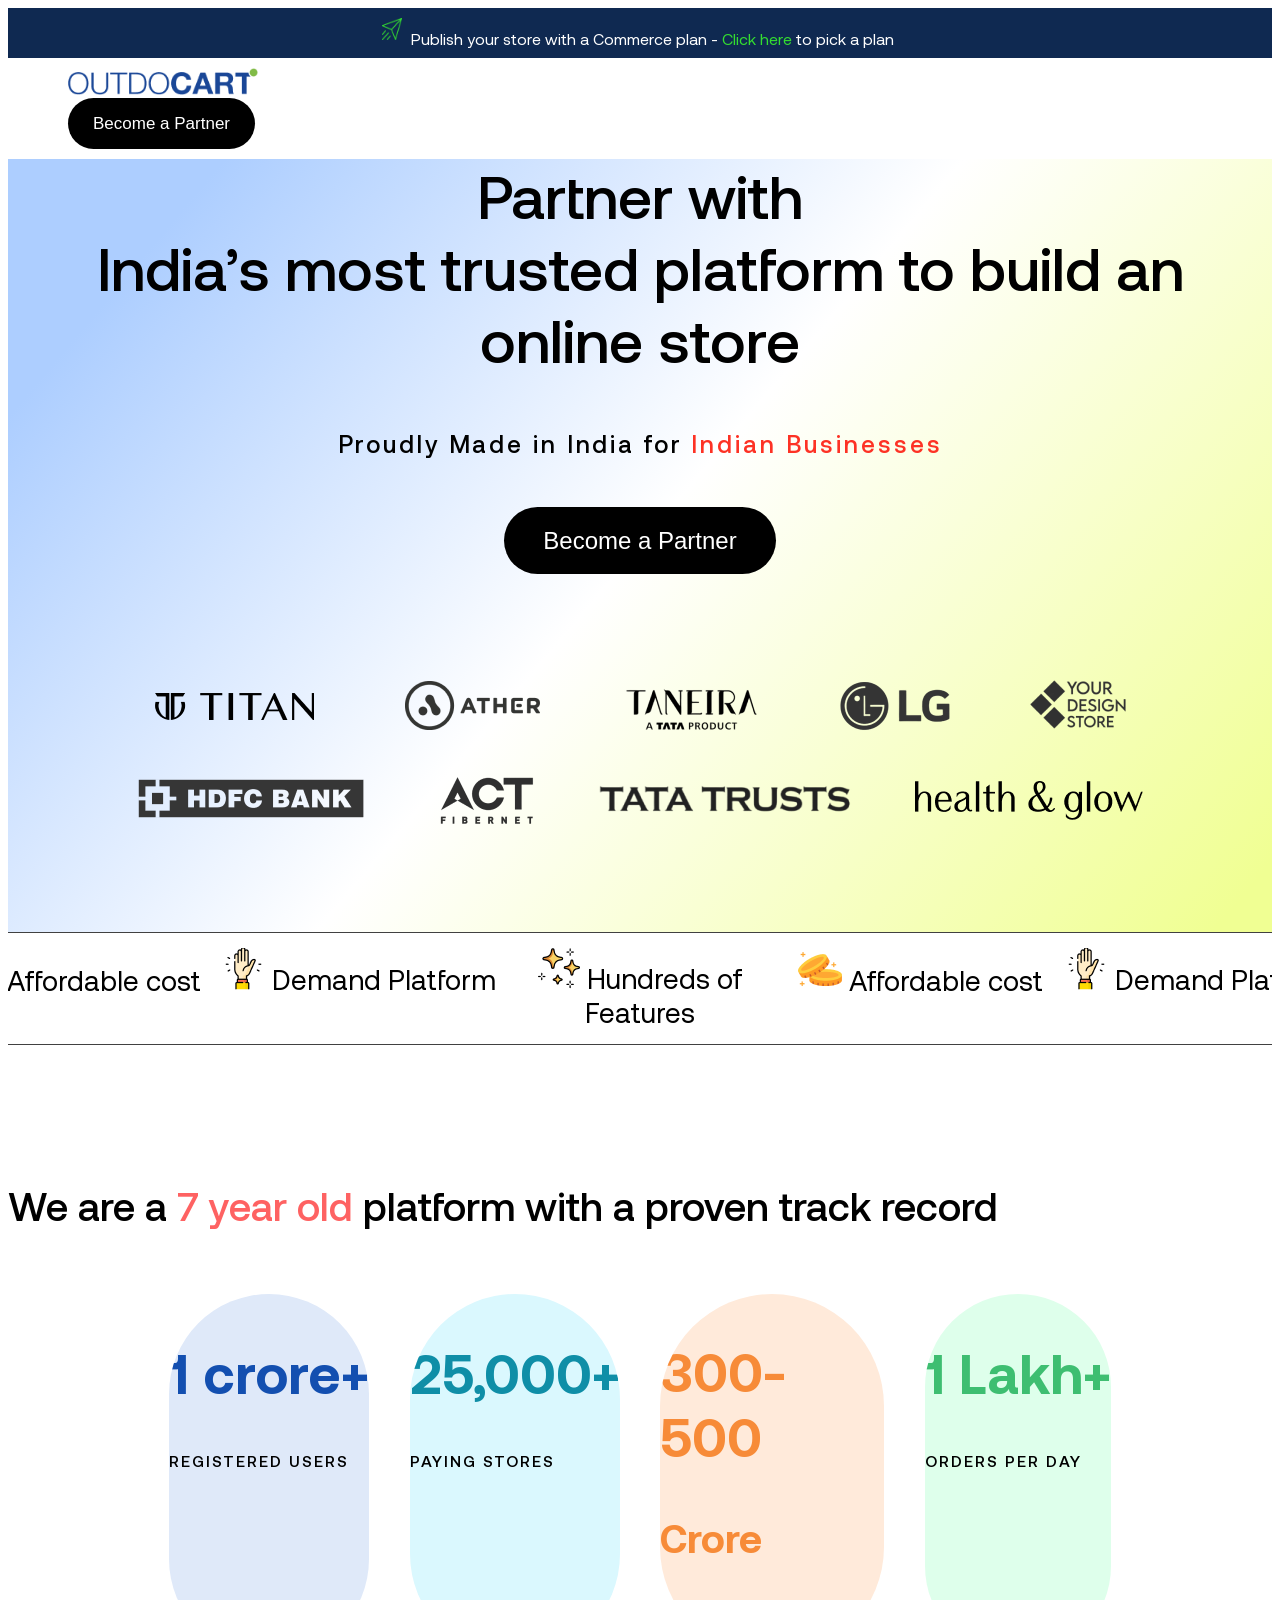
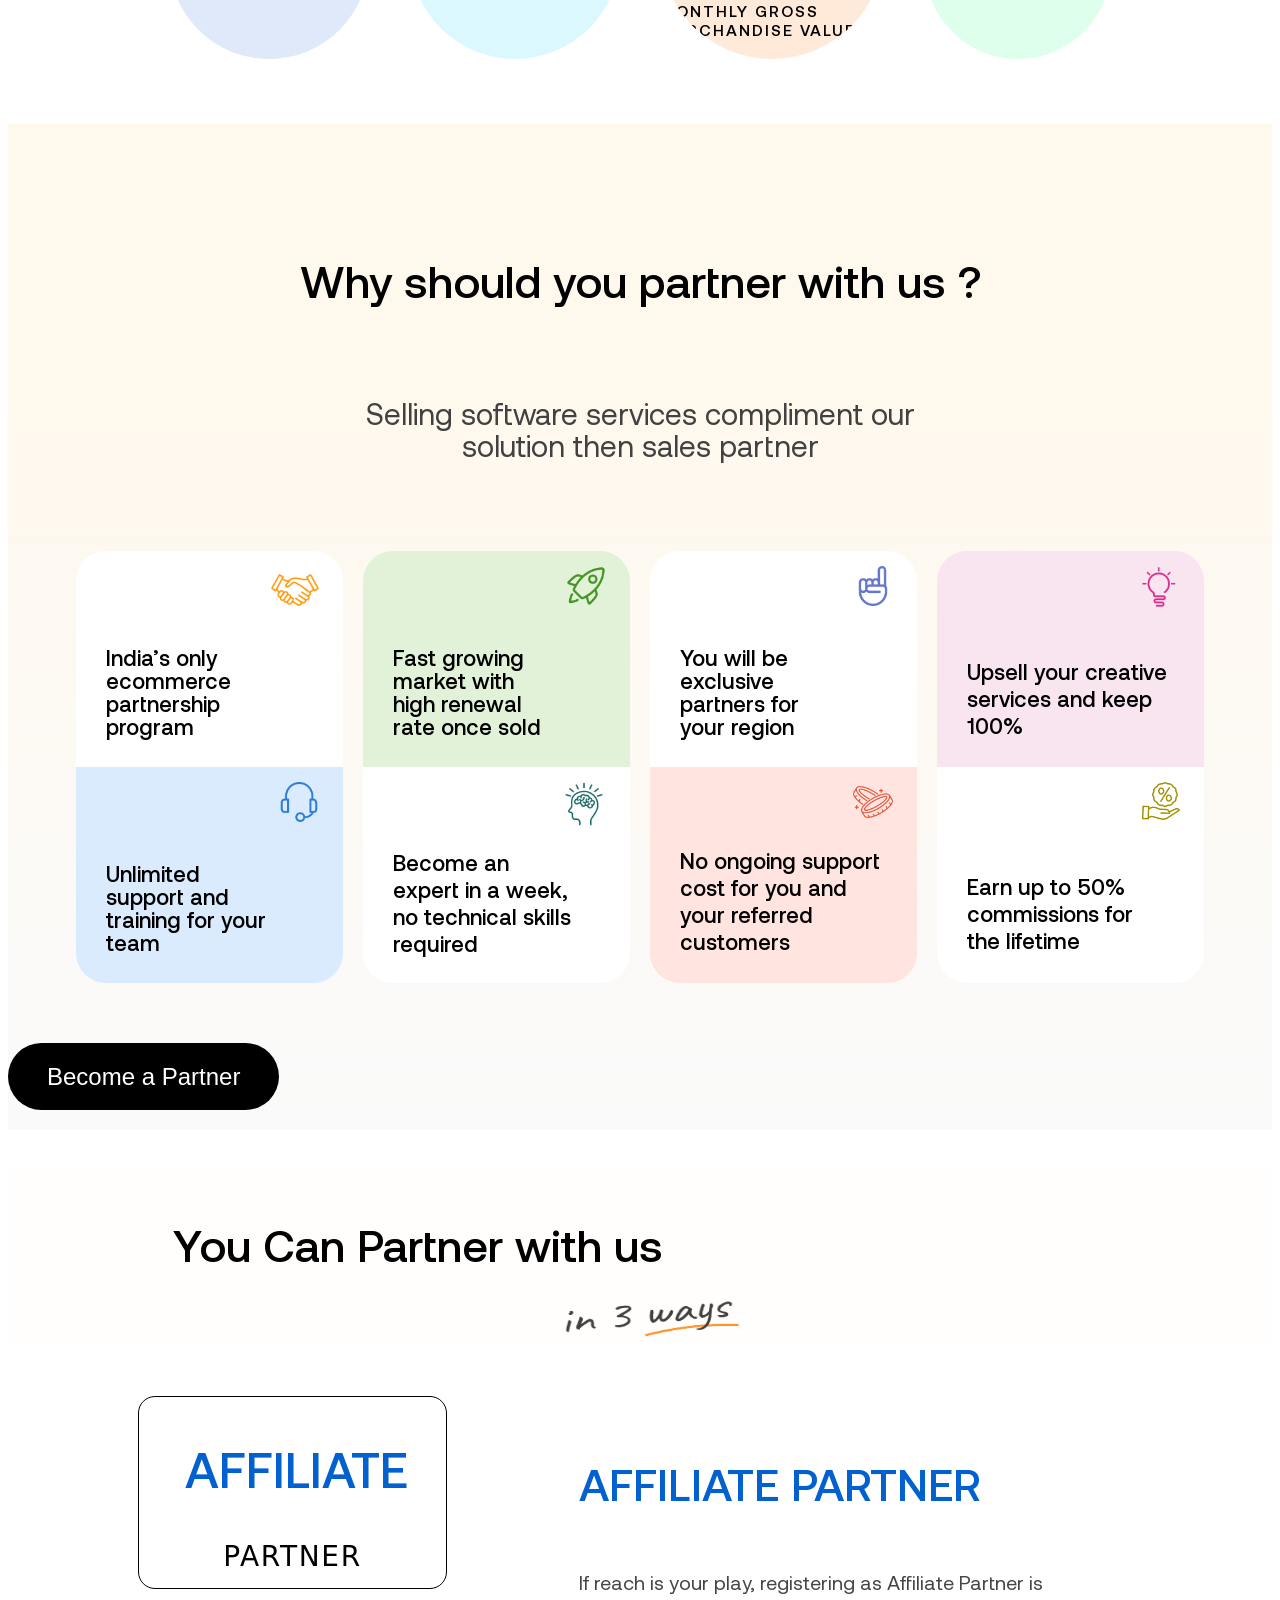
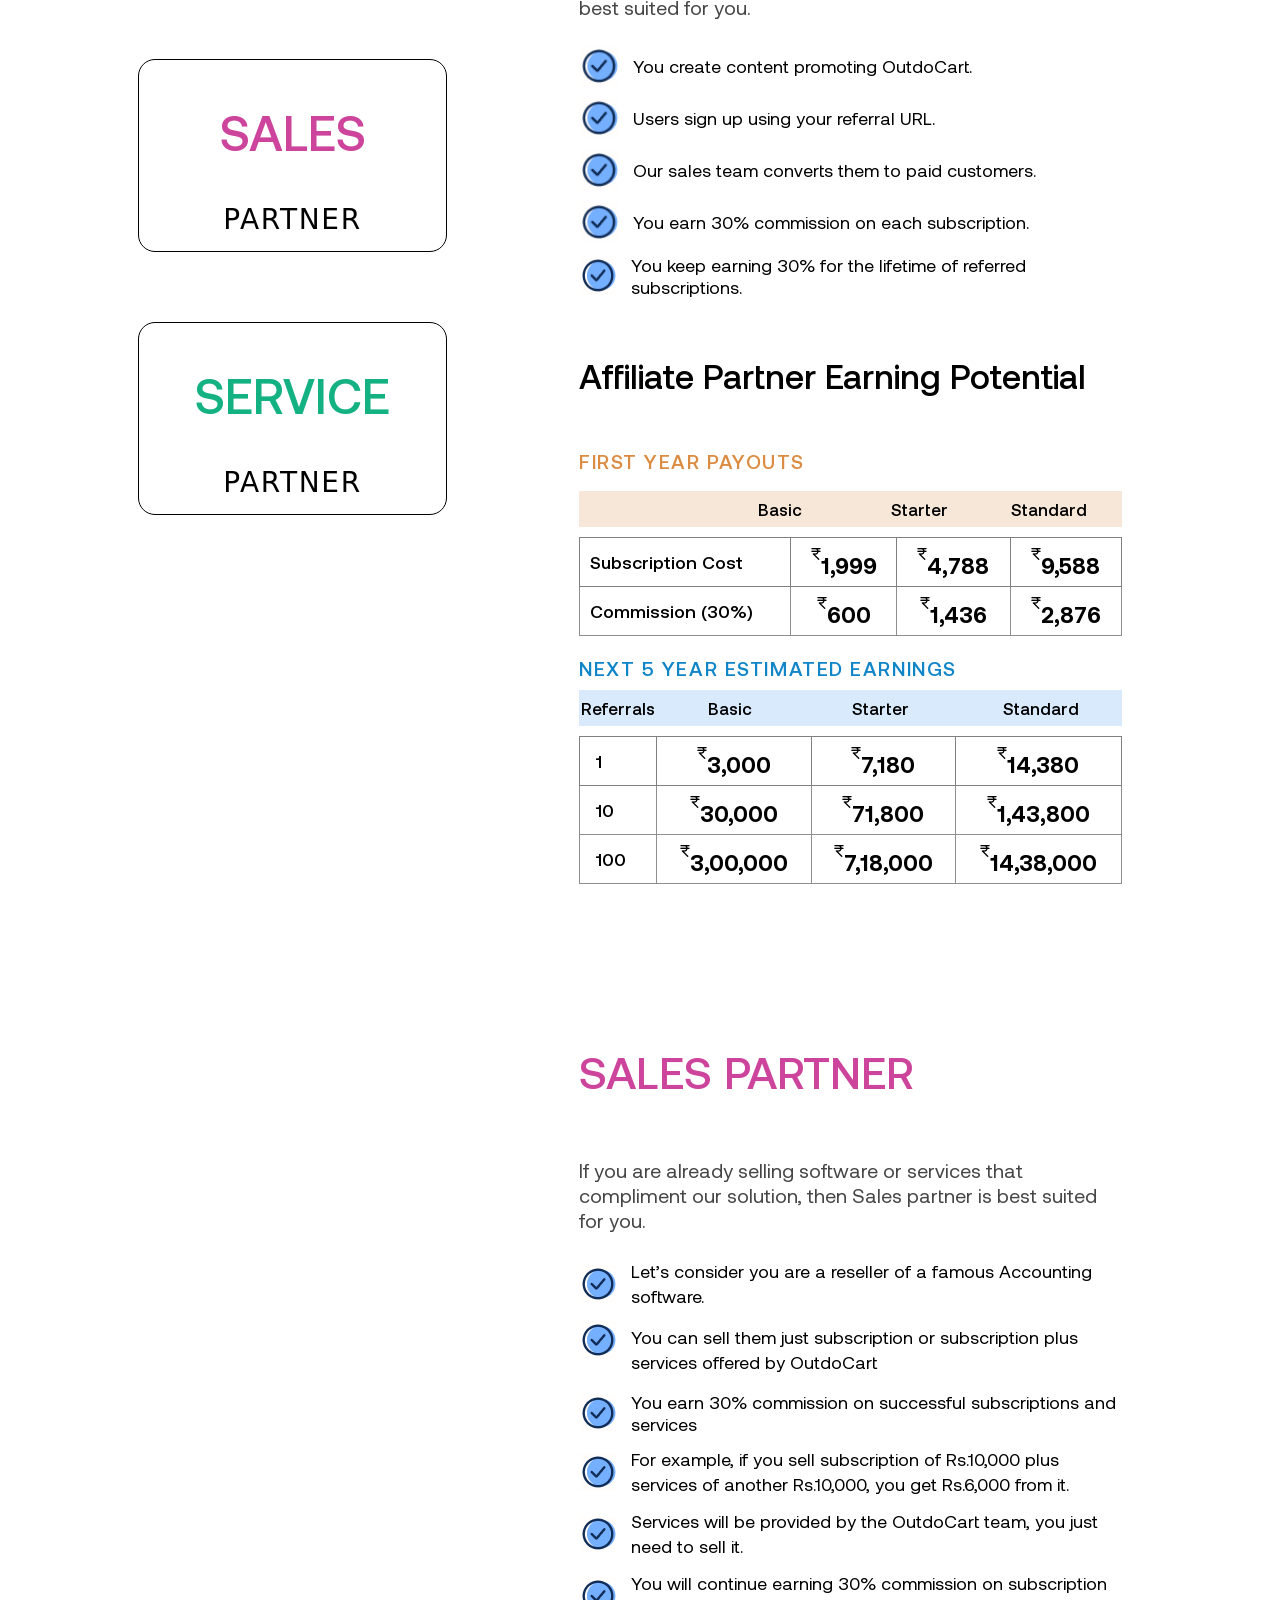
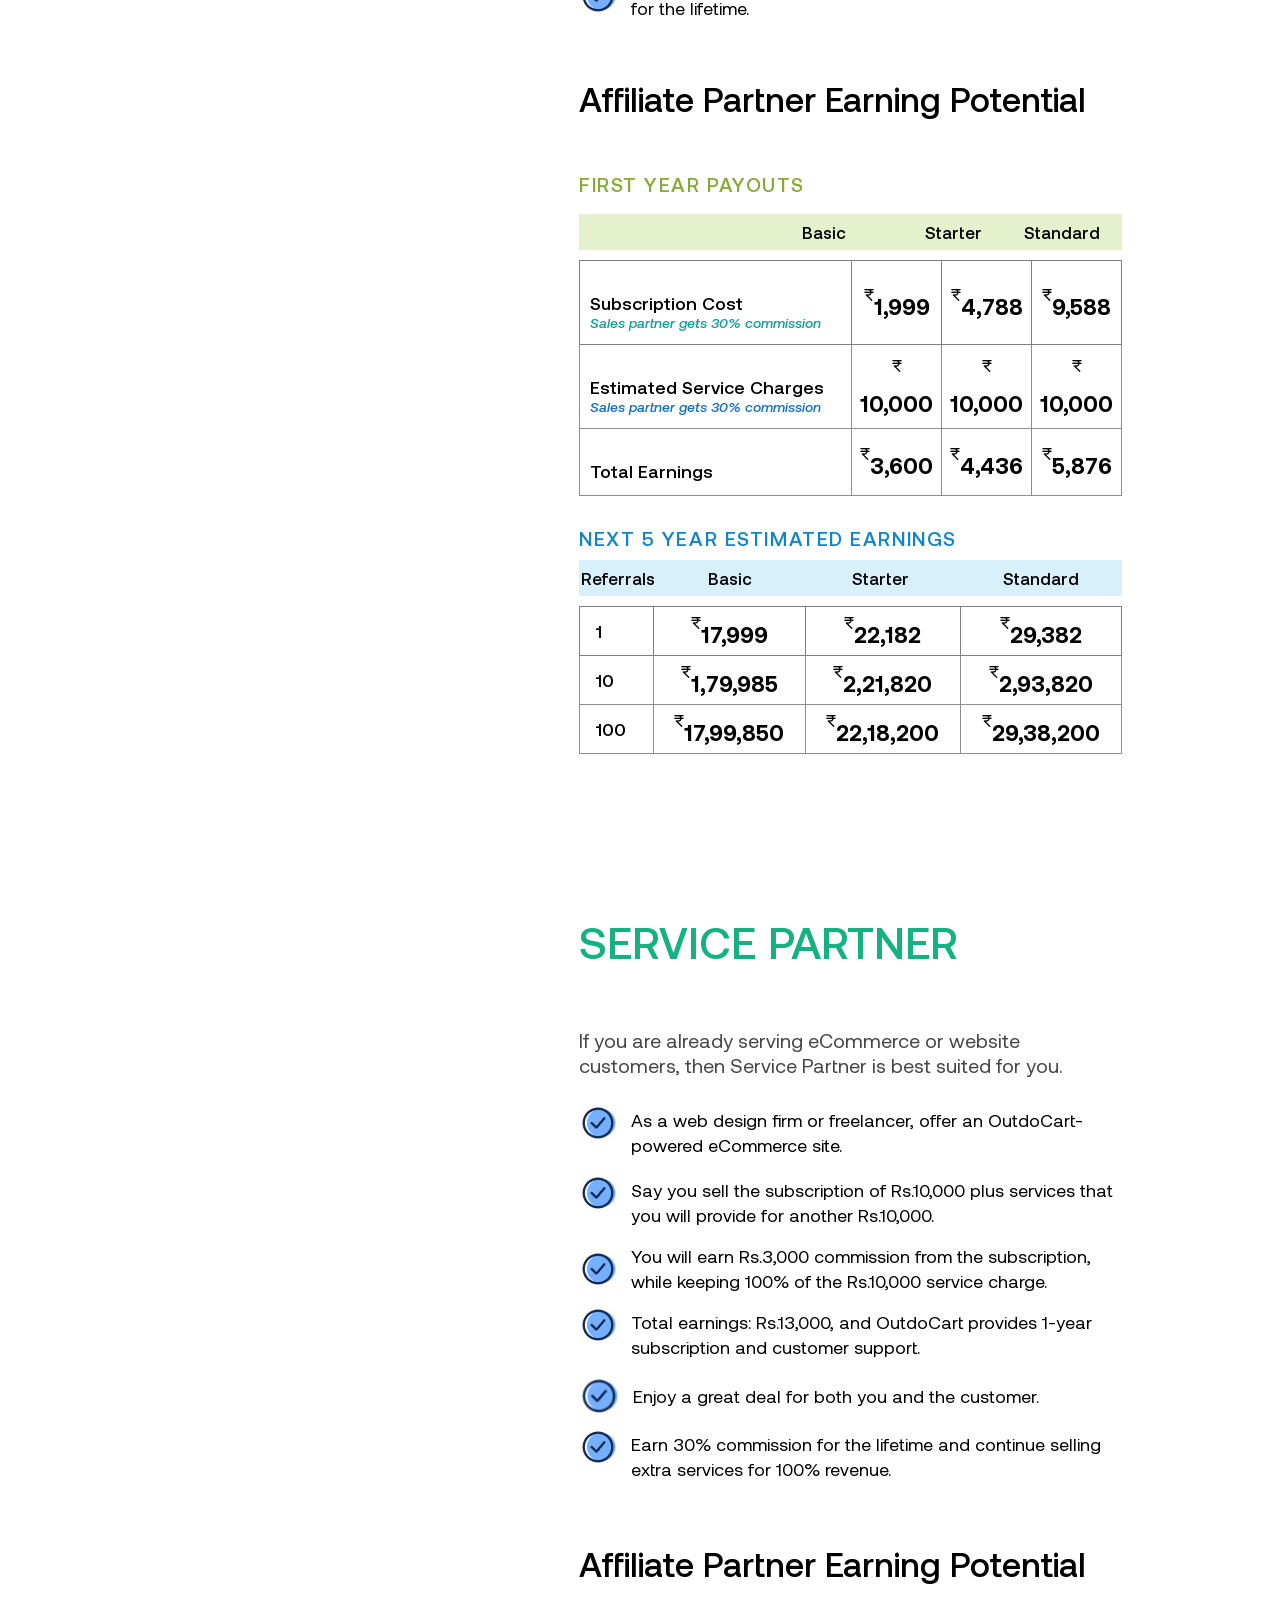
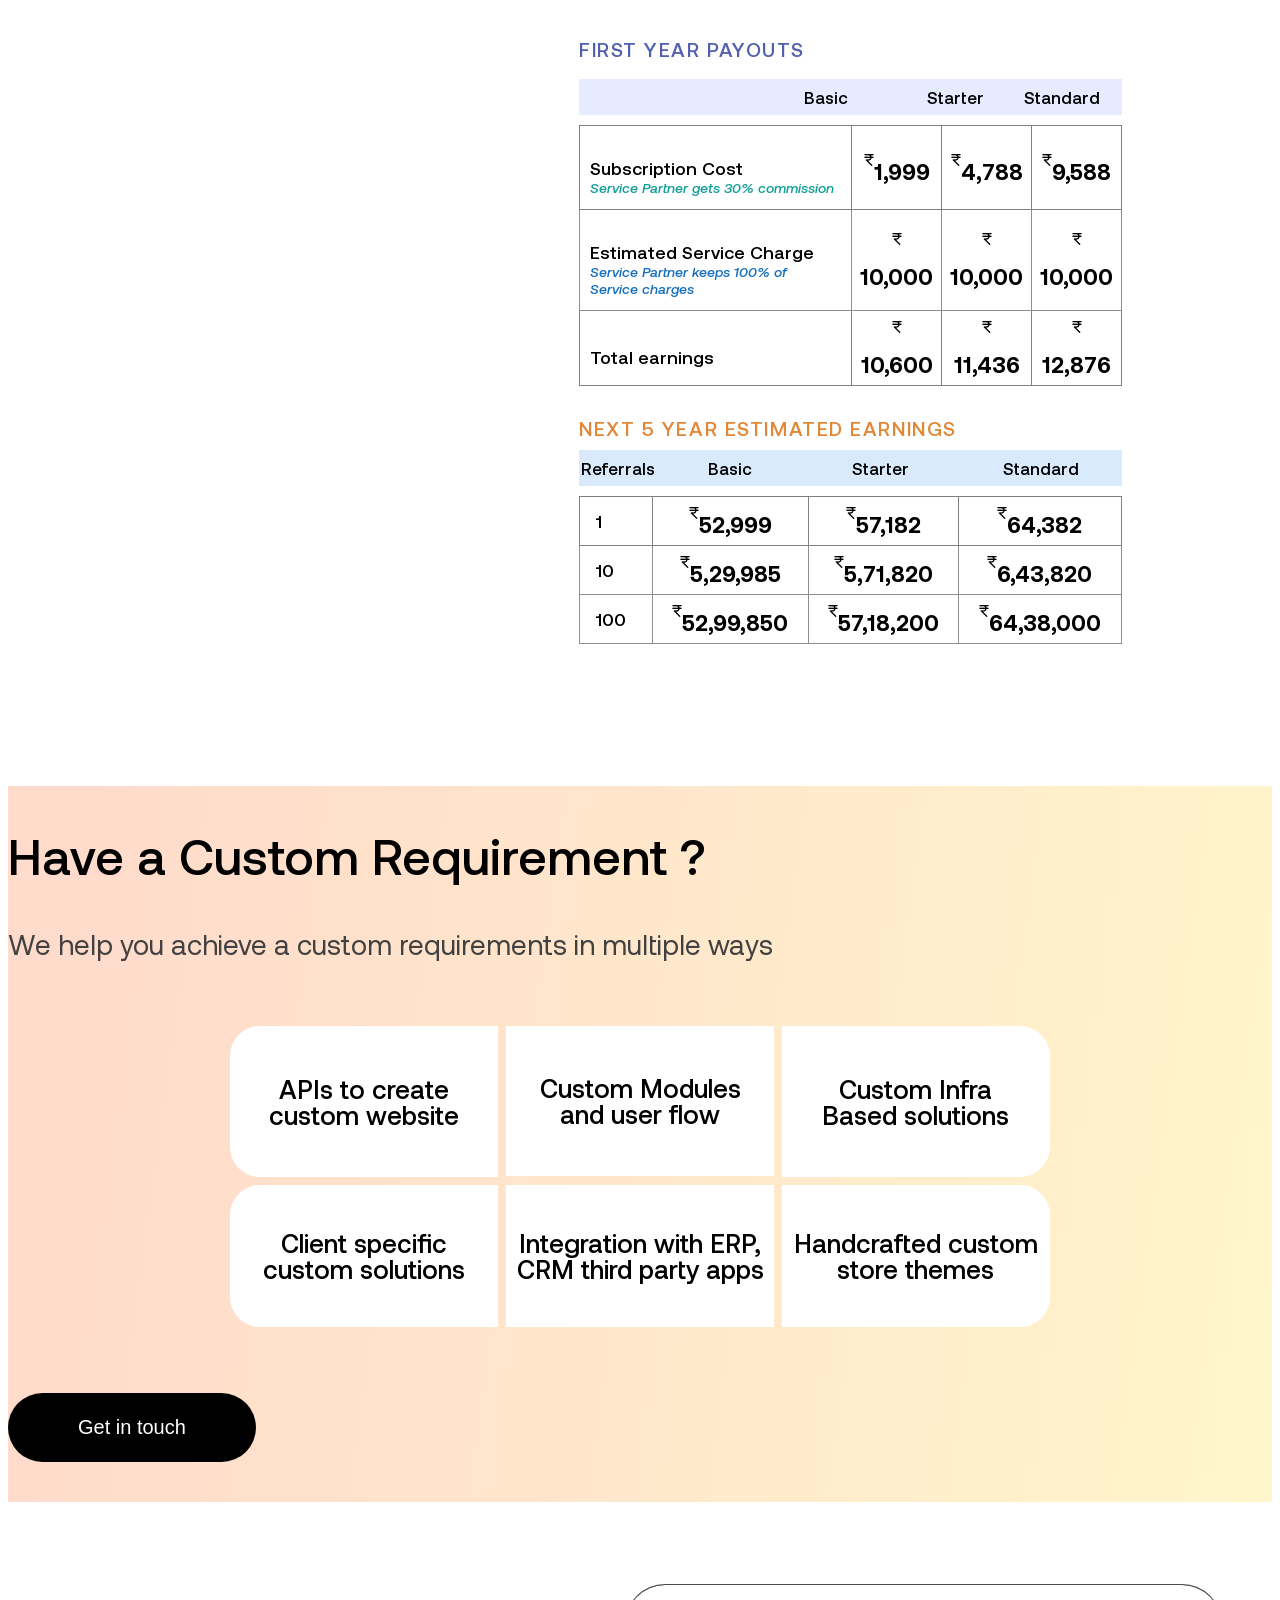
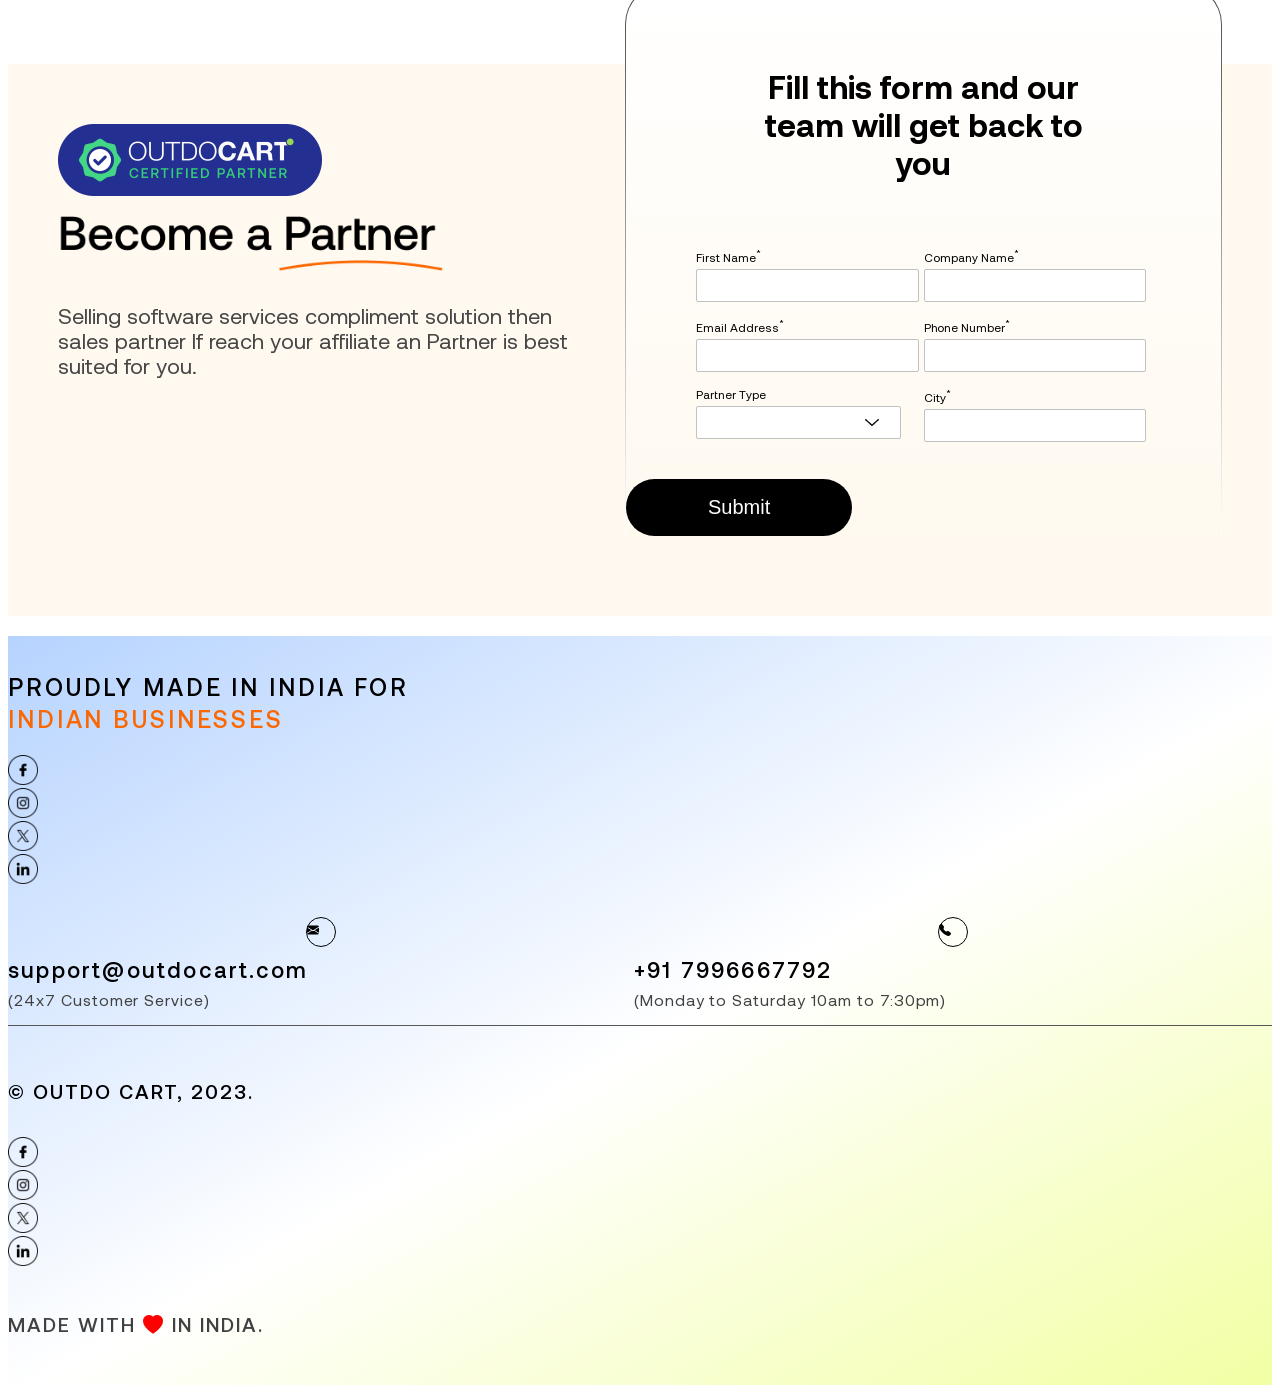
<file: index.html>
<!DOCTYPE html>
<html>
  <head>
    <meta charset="utf-8" />
    <meta name="viewport" content="width=device-width, initial-scale=1" />
    <title>Pricing - OUTDOCART-3</title>
    <link href="https://outdocart.com/css/bootstrap.min.css" rel="stylesheet" />
    <link
      rel="stylesheet"
      type="text/css"
      href="assets/fonts/Aeonik/Aeonik-Font.css"
    />
    <link
      href="https://fonts.googleapis.com/css2?family=Caveat:wght@400;500&display=swap"
      rel="stylesheet"
    />
    <link href="assets/css/fonts.css" rel="stylesheet" />
    <link href="assets/css/partner.css" rel="stylesheet" />
    <link
      rel="stylesheet"
      href="https://cdn.jsdelivr.net/npm/bootstrap-icons@1.10.5/font/bootstrap-icons.css"
    />
    <link
      rel="stylesheet"
      href="https://cdn.jsdelivr.net/npm/swiper@11/swiper-bundle.min.css"
    />
    <script src="https://cdnjs.cloudflare.com/ajax/libs/jquery/3.2.1/jquery.min.js"></script>

    <script
      src="https://cdn.jsdelivr.net/npm/bootstrap@5.3.2/dist/js/bootstrap.bundle.min.js"
      integrity="sha384-C6RzsynM9kWDrMNeT87bh95OGNyZPhcTNXj1NW7RuBCsyN/o0jlpcV8Qyq46cDfL"
      crossorigin="anonymous"
    ></script>
    <script src="https://outdocart.com/js/popper.min.js"></script>
    <script src="https://outdocart.com/js/bootstrap.min.js"></script>
    <script src="https://ajax.googleapis.com/ajax/libs/jquery/3.7.1/jquery.min.js"></script>
    <script src="assets/js/partner.js"></script>
  </head>

  <body class="topFlashSaleVisible">
    <header class="topBarOffer">
      <div class="container mx-auto">
        <span class="txt-cnt">
          <img src="assets/img/top-bar-icon.png" alt="" />
          Publish your store with a Commerce plan -
          <a href="#" style="color: #34de30"> Click here</a>
          to pick a plan
        </span>
        <span class="txt-cnt-2">
          <svg
            xmlns="http://www.w3.org/2000/svg"
            width="16"
            height="16"
            fill="currentColor"
            class="bi bi-send"
            viewBox="0 0 16 16"
            style="color: #34de30; margin: 0px 10px"
          >
            <path
              d="M15.854.146a.5.5 0 0 1 .11.54l-5.819 14.547a.75.75 0 0 1-1.329.124l-3.178-4.995L.643 7.184a.75.75 0 0 1 .124-1.33L15.314.037a.5.5 0 0 1 .54.11ZM6.636 10.07l2.761 4.338L14.13 2.576 6.636 10.07Zm6.787-8.201L1.591 6.602l4.339 2.76 7.494-7.493Z"
            />
          </svg>
          Publish your store -
          <a href="#" style="color: #34de30">Click here</a> to pick a plan
        </span>
      </div>
    </header>

    <section class="container mx-auto">
      <div class="headWrap">
        <div class="main-logo row justify-content-between align-items-center">
          <div class="">
            <a href="https://outdocart.com" class="logo">
              <img src="assets/img/logo.png" alt="OUTDOCART" />
            </a>
          </div>
          <a href="#">
            <button class="become-a-partner-btn">Become a Partner</button>
          </a>
        </div>
      </div>
    </section>

    <section class="text-center heros">
      <div class="banner-content container mx-auto">
        <div class="pt-md-5 pt-3">
          <h1 class="text-uppercase top-banner-content">
            Partner with <br />
            India’s most trusted platform to build an online store
          </h1>
        </div>
        <div class="banner-small-content col-lg-12 mx-auto">
          <p class="text-uppercase">
            Proudly Made in India for
            <span style="color: #fd3225">Indian Businesses</span>
          </p>
        </div>
        <div class="d-grid gap-2 d-sm-flex justify-content-sm-center">
          <button class="become-a-partner-banner-btn">Become a Partner</button>
        </div>

        <div class="sponsor-logos desktop-icons">
          <img src="assets/img/Logos.png" alt="" />
        </div>
        <div class="mobile-icons">
          <img src="assets/img/mobile-logos.png" alt="" />
        </div>
      </div>
    </section>

    <section>
      <div class="mySwiper swiper">
        <div class="swiper-wrapper">
          <div class="swiper-slide align-items-center">
            <img src="assets/img/slide (3).png" alt="" />

            <span>Demand Platform</span>
          </div>
          <div class="swiper-slide">
            <img src="assets/img/slide (2).png" alt="" />
            <span>Hundreds of Features</span>
          </div>
          <div class="swiper-slide">
            <img src="assets/img/slide (1).png" alt="" class="pl-[10px]" />
            <span>Affordable cost</span>
          </div>
          <div class="swiper-slide align-items-center">
            <img src="assets/img/slide (3).png" alt="" />

            <span>Demand Platform</span>
          </div>
          <div class="swiper-slide">
            <img src="assets/img/slide (2).png" alt="" />
            <span>Hundreds of Features</span>
          </div>
          <div class="swiper-slide">
            <img src="assets/img/slide (1).png" alt="" class="pl-[10px]" />
            <span>Affordable cost</span>
          </div>
          <div class="swiper-slide align-items-center">
            <img src="assets/img/slide (3).png" alt="" />

            <span>Demand Platform</span>
          </div>
          <div class="swiper-slide">
            <img src="assets/img/slide (2).png" alt="" />
            <span>Hundreds of Features</span>
          </div>
          <div class="swiper-slide">
            <img src="assets/img/slide (1).png" alt="" class="w-[260px]" />
            <span>Affordable cost</span>
          </div>
        </div>
      </div>
    </section>

    <section class="container mx-auto">
      <div
        class="track-record text-center main-title d-flex justify-content-center"
      >
        <h2>
          We are a <span style="color: #fe6262">7 year old</span> platform with
          a proven track record
        </h2>
      </div>
      <div class="desktop-label">
        <div class="circles d-flex justify-content-evenly">
          <div class="main-circle text-center col-3">
            <div class="circle-1 align-self-center">
              <h2>1 crore+</h2>
              <span>REGISTERED USERS</span>
            </div>
          </div>
          <div
            class="main-circle text-center col-3"
            style="background-color: #daf8fe"
          >
            <div class="circle-2 align-self-center">
              <h2>25,000+</h2>
              <span>PAYING STORES</span>
            </div>
          </div>
          <div
            class="main-circle text-center col-3"
            style="background-color: #ffeada"
          >
            <div class="circle-3 align-self-center">
              <h2>300-500</h2>
              <p>Crore</p>
              <span>monthly Gross merchandise value</span>
            </div>
          </div>
          <div
            class="main-circle text-center col-3"
            style="background-color: #deffeb"
          >
            <div class="circle-4 align-self-center">
              <h2>1 Lakh+</h2>
              <span>ORDERS PER DAY</span>
            </div>
          </div>
        </div>
      </div>

      <div class="mobile-label1">
        <div class="round-1">
          <div>
            <img src="assets/img/users.png" alt="" />
          </div>
          <div>
            <img src="assets/img/value.png" alt="" />
          </div>
        </div>
        <div class="round-2">
          <div>
            <img src="assets/img/paying-store.png" alt="" />
          </div>
          <div>
            <img src="assets/img/per-day.png" alt="" />
          </div>
        </div>
      </div>
    </section>

    <section class="main-partner-section">
      <div class="container">
        <div class="partner-content">
          <div class="partner-main">
            <h4>Why should you partner with us ?</h4>
          </div>
          <div class="partner-description">
            <p>
              Selling software services compliment our solution then sales
              partner
            </p>
          </div>
        </div>
        <div class="main-partner desktop-label">
          <div class="deal-service">
            <div class="mask-logo">
              <img src="assets/img/Mask.svg" alt="" />
            </div>
            <div class="e-commerce-content">
              <p>India’s only ecommerce partnership program</p>
            </div>
          </div>
          <div class="rocket-service">
            <div class="mask-logo">
              <img src="assets/img/rocket.svg" alt="" />
            </div>
            <div class="e-commerce-content">
              <p>Fast growing market with high renewal rate once sold</p>
            </div>
          </div>
          <div class="number-one-service">
            <div class="mask-logo">
              <img src="assets/img/one-number.svg" alt="" />
            </div>
            <div class="e-commerce-content">
              <p>You will be exclusive partners for your region</p>
            </div>
          </div>
          <div class="creative-service">
            <div class="mask-logo">
              <img src="assets/img/creative.svg" alt="" />
            </div>
            <div class="creative-content">
              <p>Upsell your creative services and keep 100%</p>
            </div>
          </div>
          <div class="support-service">
            <div class="mask-logo">
              <img src="assets/img/support.svg" alt="" />
            </div>
            <div class="e-commerce-content">
              <p>Unlimited support and training for your team</p>
            </div>
          </div>
          <div class="mindset-service">
            <div class="mask-logo">
              <img src="assets/img/mindset.svg" alt="" />
            </div>
            <div class="mindset-content">
              <p>Become an expert in a week, no technical skills required</p>
            </div>
          </div>
          <div class="coin-service">
            <div class="mask-logo">
              <img src="assets/img/coin.svg" alt="" />
            </div>
            <div class="coin-content">
              <p>No ongoing support cost for you and your referred customers</p>
            </div>
          </div>
          <div class="offer-service">
            <div class="mask-logo">
              <img src="assets/img/offer.svg" alt="" />
            </div>
            <div class="offer-content">
              <p>Earn up to 50% commissions for the lifetime</p>
            </div>
          </div>
        </div>

        <div class="mobile-label2 flex">
          <div>
            <div class="partnership-program">
              <img src="assets/img/01.png" alt="" />
            </div>
            <div class="fast-growing">
              <img src="assets/img/3.png" alt="" />
            </div>
            <div class="training">
              <img src="assets/img/5.png" alt="" />
            </div>
            <div class="coin-cost">
              <img src="assets/img/7.png" alt="" />
            </div>
          </div>
          <div>
            <div class="upsell">
              <img src="assets/img/02.png" alt="" />
            </div>
            <div class="rejoin">
              <img src="assets/img/4.png" alt="" />
            </div>
            <div class="skill">
              <img src="assets/img/6.png" alt="" />
            </div>
            <div class="commision">
              <img src="assets/img/8.png" alt="" />
            </div>
          </div>
        </div>
        <div
          class="universal-btn d-grid gap-2 d-flex justify-content-center w-100"
        >
          <button class="become-a-partner-banner-btn">Become a Partner</button>
        </div>
      </div>
    </section>

    <section>
      <div class="sticky-top main-paretner-title">
        <div class="container mx-auto d-flex justify-content-center">
            <div class="partner-title">
              <h2>You Can Partner with us</h2>
              <img src="assets/img/3 ways Asset.png" alt="" />
            </div>
        </div>
      </div>
      <section class="main-partner-category-outer">
        <div class="container">
          <div class="main-partner-category">
            <nav>
              <ul class="buttons">
                <li>
                  <a href="#section-1" class="active">
                    <div class="main-btn select-1">
                      <div
                        href=""
                        class="original-button d-flex justify-content-center text-center"
                      >
                        <div class="align-self-center">
                          <h2>Affiliate</h2>
                          <span>Partner</span>
                        </div>
                      </div>
                    </div></a
                  >
                </li>
                <li>
                  <a href="#section-2">
                    <div class="main-btn select-2">
                      <div class="main-btn-2">
                        <div
                          href=""
                          class="original-button d-flex justify-content-center text-center"
                        >
                          <div class="align-self-center">
                            <h2>Sales</h2>
                            <span>Partner</span>
                          </div>
                        </div>
                      </div>
                    </div></a
                  >
                </li>
                <li>
                  <a href="#section-3">
                    <div class="main-btn select-3">
                      <div class="main-btn-3">
                        <div
                          href=""
                          class="original-button d-flex justify-content-center text-center"
                        >
                          <div class="align-self-center">
                            <h2>Service</h2>
                            <span>Partner</span>
                          </div>
                        </div>
                      </div>
                    </div></a
                  >
                </li>
              </ul>
            </nav>

            <main class="main-scroll">
              <section class="section1" id="section-1">
                <div class="partner-main-heading">
                  <h1>Affiliate partner</h1>
                </div>
                <div class="main-heading-content">
                  <span
                    >If reach is your play, registering as Affiliate Partner is
                    <br>best suited for you.</span
                  >
                </div>
                <div class="full-category">
                  <ul class="category">
                    <li>
                      <img src="assets/img/success.png" alt="" />
                      You create content promoting OutdoCart.
                    </li>
                    <li>
                      <img src="assets/img/success.png" alt="" />
                      Users sign up using your referral URL.
                    </li>
                    <li>
                      <img src="assets/img/success.png" alt="" />
                      Our sales team converts them to paid customers.
                    </li>
                    <li>
                      <img src="assets/img/success.png" alt="" />
                      You earn 30% commission on each subscription.
                    </li>
                    <li class="span-m">
                      <img src="assets/img/success.png" alt="" />
                     
                        You keep earning 30% for the lifetime of referred
                        subscriptions.
                      
                    </li>
                  </ul>
                </div>
                <div class="Potential-heading">
                  <h1>Affiliate Partner Earning Potential</h1>
                  <span>FIRST YEAR PAYOUTS</span>
                </div>

                <table>
                  <tr class="table-heading">
                    <th colspan="2" class="column1 table-top affiliate-basic">Basic</th>
                    <th class="table-top affiliate-starter">Starter</th>
                    <th class="table-top affiliate-standard">Standard</th>
                  </tr>
                </table>
                <table>
                  <tr class="main-data">
                    <td class="table-heading main-data main-data-name">
                      Subscription Cost
                    </td>
                    <td class="table-data main-data">
                      <img src="assets/img/rupees.png" alt="" />1,999
                    </td>
                    <td class="table-data main-data">
                      <img src="assets/img/rupees.png" alt="" />4,788
                    </td>
                    <td class="table-data main-data">
                      <img src="assets/img/rupees.png" alt="" />9,588
                    </td>
                  </tr>
                  <tr>
                    <td class="table-heading main-data-name">
                      Commission (30%)
                    </td>
                    <td class="table-data">
                      <img src="assets/img/rupees.png" alt="" />600
                    </td>
                    <td class="table-data">
                      <img src="assets/img/rupees.png" alt="" />1,436
                    </td>
                    <td class="table-data">
                      <img src="assets/img/rupees.png" alt="" />2,876
                    </td>
                  </tr>
                </table>
                <div class="estimated">
                  <span>NEXT 5 YEAR ESTIMATED EARNINGS</span>
                </div>
                <div class="table2">
                  <table>
                    <tr class="table-heading">
                      <th class="table2-top affiliate1-referrals">Referrals</th>
                      <th class="table2-top affiliate1-basic">Basic</th>
                      <th class="table2-top affiliate1-starter">Starter</th>
                      <th class="table2-top affiliate1-standard">Standard</th>
                    </tr>
                  </table>
                  <table>
                    <tr class="main-data">
                      <td class="table-heading main-data main-data-name1">1</td>
                      <td class="table-data main-data">
                        <img src="assets/img/rupees.png" alt="" />3,000
                      </td>
                      <td class="table-data main-data">
                        <img src="assets/img/rupees.png" alt="" />7,180
                      </td>
                      <td class="table-data main-data">
                        <img src="assets/img/rupees.png" alt="" />14,380
                      </td>
                    </tr>
                    <tr>
                      <td class="table-heading main-data-name1">10</td>
                      <td class="table-data">
                        <img src="assets/img/rupees.png" alt="" />30,000
                      </td>
                      <td class="table-data">
                        <img src="assets/img/rupees.png" alt="" />71,800
                      </td>
                      <td class="table-data">
                        <img src="assets/img/rupees.png" alt="" />1,43,800
                      </td>
                    </tr>
                    <tr>
                      <td class="table-heading main-data-name1">100</td>
                      <td class="table-data">
                        <img src="assets/img/rupees.png" alt="" />3,00,000
                      </td>
                      <td class="table-data">
                        <img src="assets/img/rupees.png" alt="" />7,18,000
                      </td>
                      <td class="table-data">
                        <img src="assets/img/rupees.png" alt="" />14,38,000
                      </td>
                    </tr>
                  </table>
                </div>
              </section>
              <section class="section2" id="section-2">
                <div class="main-heading">
                  <h1>SALES partner</h1>
                </div>
                <div class="main-heading-content">
                  <span
                    >If you are already selling software or services that
                    compliment our solution, then Sales partner is best suited
                    for you.</span
                  >
                </div>
                <div class="full-category">
                  <ul class="category">
                    <li class="span-m">
                      <img  src="assets/img/success.png" alt="" />
                      <span
                        >Let’s consider you are a reseller of a famous
                        Accounting software.</span
                      >
                    </li>
                    <li>
                      <img class="sales" src="assets/img/success.png" alt="" />
                      <span
                        >You can sell them just subscription or subscription
                        plus services offered by OutdoCart</span
                      >
                    </li>
                    <li class="span-m">
                      <img src="assets/img/success.png" alt="" />
                      
                        You earn 30% commission on successful subscriptions and
                        services
                    </li>
                    <li class="span-m">
                      <img class="service12" src="assets/img/success.png" alt="" />
                      <span
                        >For example, if you sell subscription of Rs.10,000 plus
                        services of another Rs.10,000, you get Rs.6,000 from
                        it.</span
                      >
                    </li>
                    <li class="span-m">
                      <img src="assets/img/success.png" alt="" />
                      <span
                        >Services will be provided by the OutdoCart team, you
                        just need to sell it.</span
                      >
                    </li>
                    <li class="span-m">
                      <img  src="assets/img/success.png" alt="" />
                      <span
                        >You will continue earning 30% commission on
                        subscription for the lifetime.</span
                      >
                    </li>
                  </ul>
                </div>
                <div class="sale-Potential-heading">
                  <h1>Affiliate Partner Earning Potential</h1>
                  <span>FIRST YEAR PAYOUTS</span>
                </div>

                <table>
                  <tr class="table-heading">
                    <th colspan="2" class="column1 sale-table-top sales-basic">Basic</th>
                    <th class="sale-table-top sales-starter">Starter</th>
                    <th class="sale-table-top sales-standard">Standard</th>
                  </tr>
                </table>
                <table>
                  <tr class="main-data">
                    <td class="table-heading main-data main-data-title">
                      <ul>
                        <li class="commission-heading">Subscription Cost</li>
                        <li class="commission">
                          Sales partner gets 30% commission
                        </li>
                      </ul>
                    </td>
                    <td class="table-data main-data">
                      <img src="assets/img/rupees.png" alt="" />1,999
                    </td>
                    <td class="table-data main-data">
                      <img src="assets/img/rupees.png" alt="" />4,788
                    </td>
                    <td class="table-data main-data">
                      <img src="assets/img/rupees.png" alt="" />9,588
                    </td>
                  </tr>
                  <tr class="main-data">
                    <td class="table-heading main-data-title">
                      <ul>
                        <li class="commission-heading">
                          Estimated Service Charges
                        </li>
                        <li class="commission-2">
                          Sales partner gets 30% commission
                        </li>
                      </ul>
                    </td>
                    <td class="table-data">
                      <img src="assets/img/rupees.png" alt="" />10,000
                    </td>
                    <td class="table-data">
                      <img src="assets/img/rupees.png" alt="" />10,000
                    </td>
                    <td class="table-data">
                      <img src="assets/img/rupees.png" alt="" />10,000
                    </td>
                  </tr>
                  <tr class="main-data">
                    <td class="table-heading main-data-title">
                      <ul>
                        <li class="commission-heading-2">Total Earnings</li>
                      </ul>
                    </td>
                    <td class="table-data">
                      <img src="assets/img/rupees.png" alt="" />3,600
                    </td>
                    <td class="table-data">
                      <img src="assets/img/rupees.png" alt="" />4,436
                    </td>
                    <td class="table-data">
                      <img src="assets/img/rupees.png" alt="" />5,876
                    </td>
                  </tr>
                </table>
                <div class="sale-estimated">
                  <span>NEXT 5 YEAR ESTIMATED EARNINGS</span>
                </div>
                <div class="table2">
                  <table>
                    <tr class="table-heading">
                      <th class="sale-table2-top sales1-referrals">Referrals</th>
                      <th class="sale-table2-top sales1-basic">Basic</th>
                      <th class="sale-table2-top sales1-starter">Starter</th>
                      <th class="sale-table2-top sales1-standard">Standard</th>
                    </tr>
                  </table>
                  <table>
                    <tr class="main-data">
                      <td class="table-heading main-data main-data-name1">1</td>
                      <td class="table-data main-data">
                        <img src="assets/img/rupees.png" alt="" />17,999
                      </td>
                      <td class="table-data main-data">
                        <img src="assets/img/rupees.png" alt="" />22,182
                      </td>
                      <td class="table-data main-data">
                        <img src="assets/img/rupees.png" alt="" />29,382
                      </td>
                    </tr>
                    <tr>
                      <td class="table-heading main-data-name1">10</td>
                      <td class="table-data">
                        <img src="assets/img/rupees.png" alt="" />1,79,985
                      </td>
                      <td class="table-data">
                        <img src="assets/img/rupees.png" alt="" />2,21,820
                      </td>
                      <td class="table-data">
                        <img src="assets/img/rupees.png" alt="" />2,93,820
                      </td>
                    </tr>
                    <tr>
                      <td class="table-heading main-data-name1">100</td>
                      <td class="table-data">
                        <img src="assets/img/rupees.png" alt="" />17,99,850
                      </td>
                      <td class="table-data">
                        <img src="assets/img/rupees.png" alt="" />22,18,200
                      </td>
                      <td class="table-data">
                        <img src="assets/img/rupees.png" alt="" />29,38,200
                      </td>
                    </tr>
                  </table>
                </div>
              </section>
              <section class="section3" id="section-3">
                <div class="service-main-heading">
                  <h1>SERVICE partner</h1>
                </div>
                <div class="main-heading-content">
                  <span
                    >If you are already serving eCommerce or website customers,
                    then Service Partner is best suited for you.</span
                  >
                </div>
                <div class="full-category">
                  <ul class="category">
                    <li>
                      <img class="sales" src="assets/img/success.png" alt="" />
                      <span
                        >As a web design firm or freelancer, offer an
                        OutdoCart-powered eCommerce site.</span
                      >
                    </li>
                    <li>
                      <img class="sales" src="assets/img/success.png" alt="" />
                      <span
                        >Say you sell the subscription of Rs.10,000 plus
                        services that you will provide for another
                        Rs.10,000.</span
                      >
                    </li>
                    <li class="span-m">
                      <img class="service12" src="assets/img/success.png" alt="" />
                      <span
                        >You will earn Rs.3,000 commission from the
                        subscription, while keeping 100% of the Rs.10,000
                        service charge.</span
                      >
                    </li>
                    <li>
                      <img class="sales" src="assets/img/success.png" alt="" />
                      <span
                        >Total earnings: Rs.13,000, and OutdoCart provides
                        1-year subscription and customer support.</span
                      >
                    </li>
                    <li>
                      <img src="assets/img/success.png" alt="" />
                      Enjoy a great deal for both you and the customer.
                    </li>
                    <li>
                      <img class="sales" src="assets/img/success.png" alt="" />
                      <span
                        >Earn 30% commission for the lifetime and continue
                        selling extra services for 100% revenue.</span
                      >
                    </li>
                  </ul>
                </div>
                <div class="service-Potential-heading">
                  <h1>Affiliate Partner Earning Potential</h1>
                  <span>FIRST YEAR PAYOUTS</span>
                </div>

                <table>
                  <tr class="table-heading">
                    <th colspan="2" class="column1 service-table-top service-basic">Basic</th>
                    <th class="service-table-top service-starter">Starter</th>
                    <th class="service-table-top service-standard">Standard</th>
                  </tr>
                </table>
                <table>
                  <tr class="main-data">
                    <td class="table-heading main-data main-data-title">
                      <ul>
                        <li class="commission-heading">Subscription Cost</li>
                        <li class="commission">
                          Service Partner gets 30% commission
                        </li>
                      </ul>
                    </td>
                    <td class="table-data main-data">
                      <img src="assets/img/rupees.png" alt="" />1,999
                    </td>
                    <td class="table-data main-data">
                      <img src="assets/img/rupees.png" alt="" />4,788
                    </td>
                    <td class="table-data main-data">
                      <img src="assets/img/rupees.png" alt="" />9,588
                    </td>
                  </tr>
                  <tr class="main-data">
                    <td class="table-heading main-data-title">
                      <ul>
                        <li class="commission-heading">
                          Estimated Service Charge
                        </li>
                        <li class="commission-2">
                          Service Partner keeps 100% of Service charges
                        </li>
                      </ul>
                    </td>
                    <td class="table-data">
                      <img src="assets/img/rupees.png" alt="" />10,000
                    </td>
                    <td class="table-data">
                      <img src="assets/img/rupees.png" alt="" />10,000
                    </td>
                    <td class="table-data">
                      <img src="assets/img/rupees.png" alt="" />10,000
                    </td>
                  </tr>
                  <tr class="main-data">
                    <td class="table-heading main-data main-data-title">
                      <ul>
                        <li class="commission-heading-2">Total earnings</li>
                      </ul>
                    </td>
                    <td class="table-data main-data">
                      <img src="assets/img/rupees.png" alt="" />10,600
                    </td>
                    <td class="table-data main-data">
                      <img src="assets/img/rupees.png" alt="" />11,436
                    </td>
                    <td class="table-data main-data">
                      <img src="assets/img/rupees.png" alt="" />12,876
                    </td>
                  </tr>
                </table>
                <div class="service-estimated">
                  <span>NEXT 5 YEAR ESTIMATED EARNINGS</span>
                </div>
                <div class="table2">
                  <table>
                    <tr class="table-heading">
                      <th class="table2-top service1-referrals"> Referrals</th>
                      <th class="table2-top service1-basic">Basic</th>
                      <th class="table2-top service1-starter">Starter</th>
                      <th class="table2-top service1-standard">Standard</th>
                    </tr>
                  </table>
                  <table>
                    <tr class="main-data">
                      <td class="table-heading main-data main-data-name1">1</td>
                      <td class="table-data main-data">
                        <img src="assets/img/rupees.png" alt="" />52,999
                      </td>
                      <td class="table-data main-data">
                        <img src="assets/img/rupees.png" alt="" />57,182
                      </td>
                      <td class="table-data main-data">
                        <img src="assets/img/rupees.png" alt="" />64,382
                      </td>
                    </tr>
                    <tr>
                      <td class="table-heading main-data-name1">10</td>
                      <td class="table-data">
                        <img src="assets/img/rupees.png" alt="" />5,29,985
                      </td>
                      <td class="table-data">
                        <img src="assets/img/rupees.png" alt="" />5,71,820
                      </td>
                      <td class="table-data">
                        <img src="assets/img/rupees.png" alt="" />6,43,820
                      </td>
                    </tr>
                    <tr>
                      <td class="table-heading main-data-name1">100</td>
                      <td class="table-data">
                        <img src="assets/img/rupees.png" alt="" />52,99,850
                      </td>
                      <td class="table-data">
                        <img src="assets/img/rupees.png" alt="" />57,18,200
                      </td>
                      <td class="table-data">
                        <img src="assets/img/rupees.png" alt="" />64,38,000
                      </td>
                    </tr>
                  </table>
                </div>
              </section>
            </main>
          </div>
        </div>
      </section>
    </section>

    <section class="requirement">
      <div class="container mx-auto">
        <div class="req-title d-flex justify-content-center text-center">
          <div>
            <h2>Have a Custom Requirement ?</h2>
            <p>We help you achieve a custom requirements in multiple ways</p>
          </div>
        </div>
        <div class="main-req-box grid">
          <div class="custom-box d-flex justify-content-center col-lg-4">
            <p>APIs to create custom website</p>
          </div>
          <div class="modules-box col-lg-4">
            <p>Custom Modules and user flow</p>
          </div>
          <div class="infra-box col-lg-4">
            <p>Custom Infra Based solutions</p>
          </div>
          <div class="client-box col-lg-4">
            <p>Client specific custom solutions</p>
          </div>
          <div class="integration-box col-lg-4">
            <p>Integration with ERP, CRM third party apps</p>
          </div>
          <div class="handcrafted-box col-lg-4">
            <p>Handcrafted custom store themes</p>
          </div>
        </div>
        <div
          class="requirement-btn d-grid gap-2 d-flex justify-content-center w-100"
        >
          <button class="form-btn">Get in touch</button>
        </div>
      </div>
    </section>

    <section>
      <div class="bg-form">
        <div class="container">
          <div class="bg-form-inner">
            <div class="main-bg-form">
              <div class="bg-form-icon flex">
                <div
                  class="universal-btn d-grid gap-2 d-sm-flex justify-content-sm-left w-100"
                >
                  <div class="become-a-partner flex items-center">
                    <img src="assets/img/certified-img.png" alt="" />
                  </div>
                </div>
              </div>
              <div class="bg-form-content">
                <img src="assets/img/become-partner.png" alt="" />
                <p>
                  Selling software services compliment solution then sales
                  partner If reach your affiliate an Partner is best suited for
                  you.
                </p>
              </div>
            </div>
            <div class="main-form">
              <div>
                <div class="form-heading">
                  <h1>Fill this form and our team will get back to you</h1>
                </div>
                <div>
                  <!-- <form class="main-form-group" action="#" method="post">
                    <div class="form-group">
                      <label for="first-name" class="desktop-label"
                        >First Name<sup>*</sup></label
                      >
                      <label for="first-name" class="mobile-label"
                        >Name<sup>*</sup></label
                      >
                      <input
                        type="text"
                        id="first-name"
                        name="first-name"
                        required
                      />
                    </div>
                    <div class="form-group">
                      <label for="company-name">Company Name<sup>*</sup></label>
                      <input
                        type="text"
                        id="company-name"
                        name="company-name"
                        required
                      />
                    </div>
                    <div class="form-group">
                      <label for="email">Email Address<sup>*</sup></label>
                      <input type="email" id="email" name="email" required />
                    </div>
                    <div class="form-group">
                      <label for="phone">Phone Number<sup>*</sup></label>
                      <input type="tel" id="phone" name="phone" required />
                    </div>
                    <div class="form-group">
                      <label for="partner-type">Partner Type</label>
                      <select class="partner-type">
                        <option value="Reseller">Reseller</option>
                        <option value="Distributor">Distributor</option>
                        <option value="Consultant">Consultant</option>
                        <option value="Other">Other</option>
                      </select>
                    </div>
                    <div class="form-group">
                      <label for="city">City<sup>*</sup></label>
                      <input type="text" id="city" name="city" required />
                    </div>
                  </form> -->
                  <form class="main-form-group" action="#" method="post">
                    <div class="form-group">
                      <label for="first-name" class="mobile-label"
                        >Name<sup>*</sup></label
                      >
                      <label for="firstName" class="desktop-label"
                        >First Name<sup>*</sup></label
                      >
                      <input
                        type="text"
                        id="firstName"
                        name="firstName"
                        required
                      />
                    </div>

                    <div class="form-group">
                      <label for="companyName">Company Name<sup>*</sup></label>
                      <input type="text" id="companyName" name="companyName" />
                    </div>

                    <div class="form-group">
                      <label for="email">Email Address<sup>*</sup></label>
                      <input type="email" id="email" name="email" required />
                    </div>

                    <div class="form-group">
                      <label for="phoneNumber">Phone Number<sup>*</sup></label>
                      <input type="tel" id="phoneNumber" name="phoneNumber" />
                    </div>

                    <div class="form-group">
                      <label for="partnerType">Partner Type</label>
                      <div class="select-arrow">
                        <select
                          id="partnerType"
                          name="partnerType"
                          placeholder=""
                        >
                          <option value="select"></option>
                          <option value="affiliate">Affiliate</option>
                          <option value="reseller">Reseller</option>
                          <option value="distributor">Distributor</option>
                          <option value="other">Other</option>
                        </select>
                        <span class="arrow"
                          ><img src="assets/img/select.png" alt=""
                        /></span>
                        <!-- Unicode character for down arrow -->
                      </div>
                    </div>
                    <div class="form-group">
                      <label for="phoneNumber">City<sup>*</sup></label>
                      <input type="tel" id="phoneNumber" name="phoneNumber" />
                    </div>
                  </form>
                </div>
                <div
                  class="universal-form-btn d-grid gap-1 d-flex justify-content-center w-100"
                >
                  <button class="partner-form-btn">Submit</button>
                </div>
              </div>
            </div>
          </div>
        </div>
      </div>
    </section>

    <footer>
      <div class="container mx-auto">
        <div class="footer-title d-flex justify-content-center text-center">
          <h2>
            Proudly Made in India for <br />
            <span style="color: #fb6700">Indian Businesses</span>
          </h2>
        </div>

        <div class="d-sm-none d-flex main-icone">
          <div class="footer-icon1">
            <img src="assets/img/FB.png" alt="" />
          </div>
          <div class="footer-icon2">
            <img src="assets/img/Instagram.png" alt="" />
          </div>
          <div class="footer-icon3">
            <img src="assets/img/Twitter.png" alt="" />
          </div>
          <div class="footer-icon4">
            <img src="assets/img/Linked-in.png" alt="" />
          </div>
        </div>
        <div class="contact">
          <div class="text-center">
            <div class="d-flex justify-content-center">
              <div class="icon">
                <i class="bi bi-envelope-fill" style="font-size: 12px"></i>
              </div>
            </div>
            <h2>support@outdocart.com</h2>
            <p>(24x7 Customer Service)</p>
          </div>
          <div class="text-center">
            <div class="d-flex justify-content-center">
              <div class="icon">
                <i class="bi bi-telephone-fill" style="font-size: 12px"></i>
              </div>
            </div>
            <h2>+91 7996667792</h2>
            <p>(Monday to Saturday 10am to 7:30pm)</p>
          </div>
        </div>
      </div>
      <div class="b-line"></div>
      <div class="footer-end d-flex justify-content-around align-items-center">
        <h5>© OUTDO CART, 2023.</h5>
        <div class="d-sm-flex d-none main-icone">
          <div class="footer-icon1">
            <img src="assets/img/FB.png" alt="" />
          </div>
          <div class="footer-icon2">
            <img src="assets/img/Instagram.png" alt="" />
          </div>
          <div class="footer-icon3">
            <img src="assets/img/Twitter.png" alt="" />
          </div>
          <div class="footer-icon4">
            <img src="assets/img/Linked-in.png" alt="" />
          </div>
        </div>
        <h5 style="color: #414141">
          MADE WITH <i class="bi bi-heart-fill" style="color: red"></i> IN
          INDIA.
        </h5>
      </div>
    </footer>

    <script src="https://code.jquery.com/jquery-3.6.0.min.js"></script>
    <script src="https://cdn.jsdelivr.net/npm/swiper@11/swiper-bundle.min.js"></script>

    <script>
      <!-- Initialize Swiper -->
      var swiper = new Swiper(".mySwiper", {
        spaceBetween: 0,
        centeredSlides: true,
        speed: 10000,
        autoplay: {
          delay: 0,
        },
        loop: true,
        // slidesPerView: 5,
        allowTouchMove: false,
        disableOnInteraction: true,
        breakpoints: {
          320: {
            slidesPerView: 1.5,
            // spaceBetween: 20,
          },
          768: {
            slidesPerView: 1.5,
            // spaceBetween: 20,
          },
          1024: {
            slidesPerView: 3,
            // spaceBetween: 20,
          },
          1280: {
            slidesPerView: 4.5,
            // spaceBetween: 20,
          },
        },
      });
    </script>
    <script>
      let mainNavLinks = document.querySelectorAll("nav ul li a");
      let mainSections = document.querySelectorAll("main section");

      let lastId;
      let cur = [];

      window.addEventListener("scroll", (event) => {
        let fromTop = window.scrollY;

        mainNavLinks.forEach((link) => {
          let section = document.querySelector(link.hash);
          console.log(screen.width);
          let width = screen.width;

          if (
            section.offsetTop <= fromTop + 230 &&
            section.offsetTop + section.offsetHeight > fromTop + 230 &&
            width >= 768
          ) {
            link.firstElementChild.classList.add("current");
          } else {
            link.firstElementChild.classList.remove("current");
          }
        });
      });
    </script>
  </body>
</html>
</file>
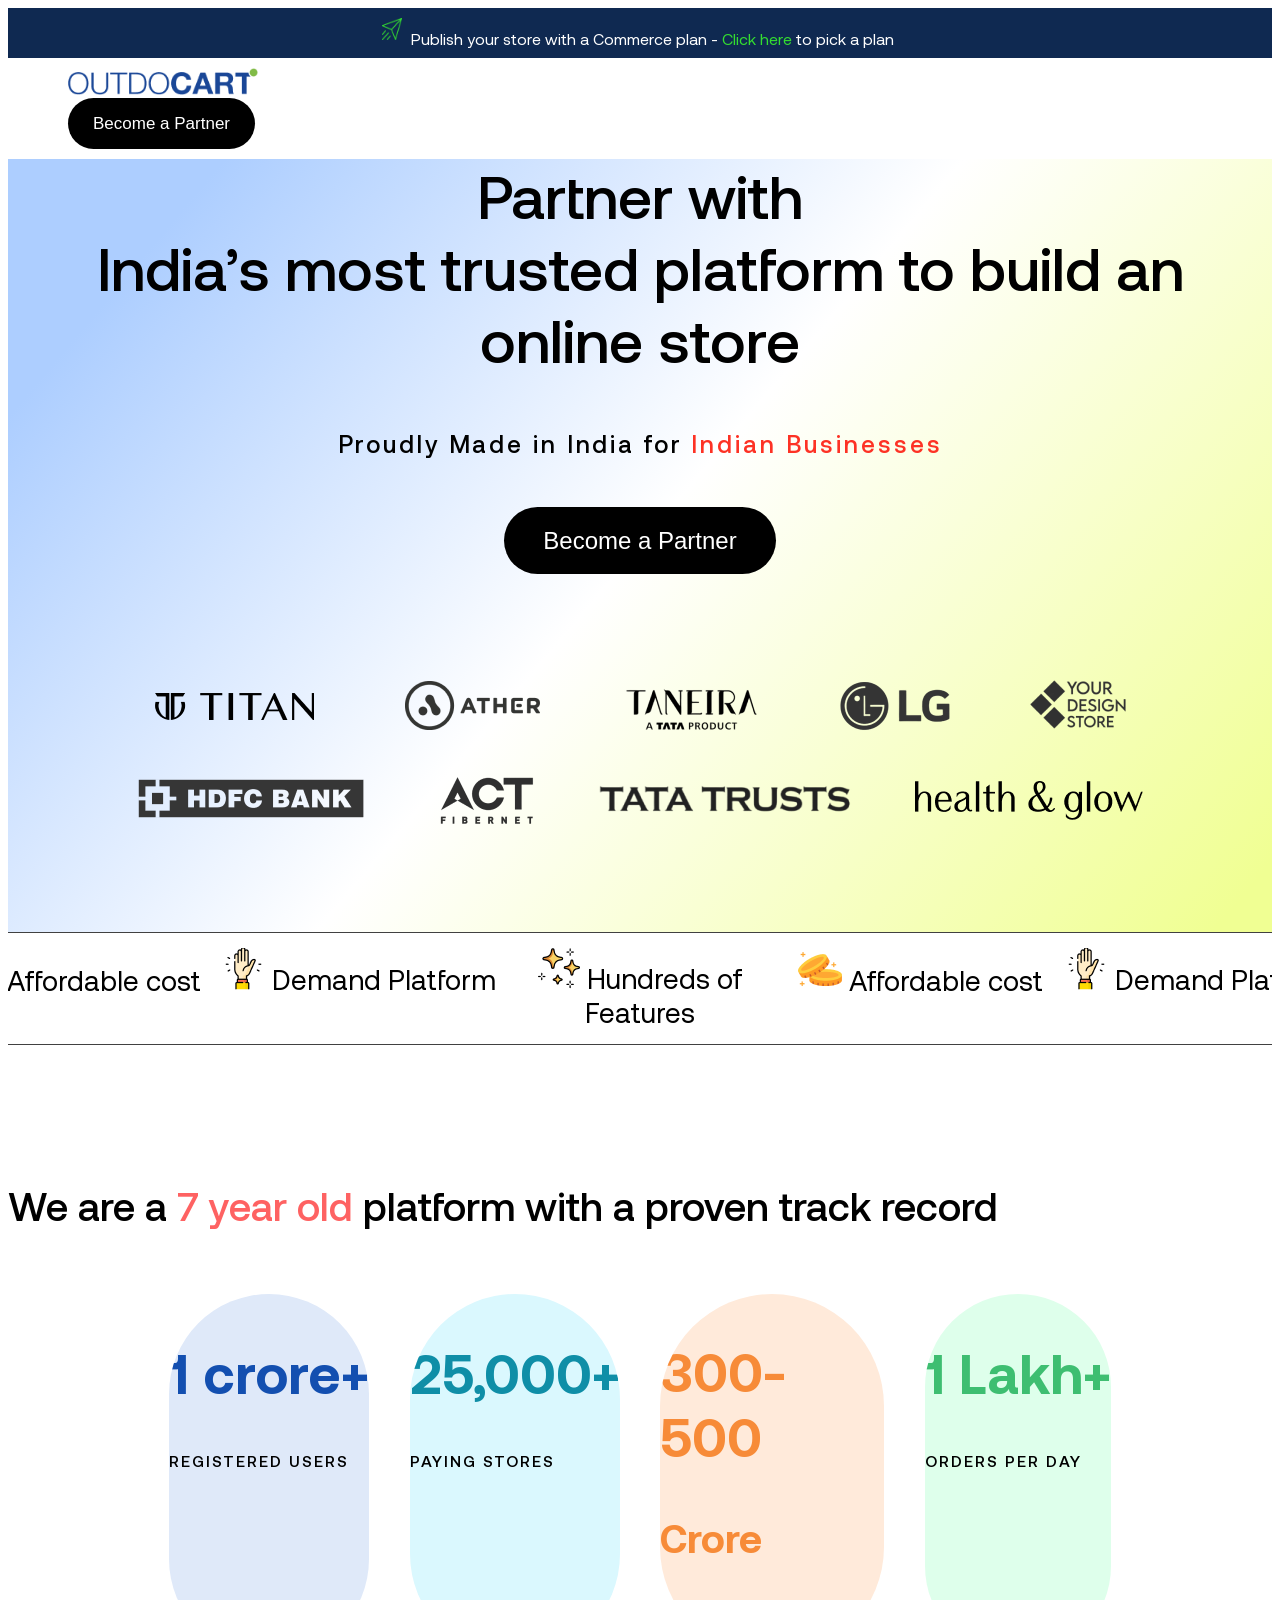
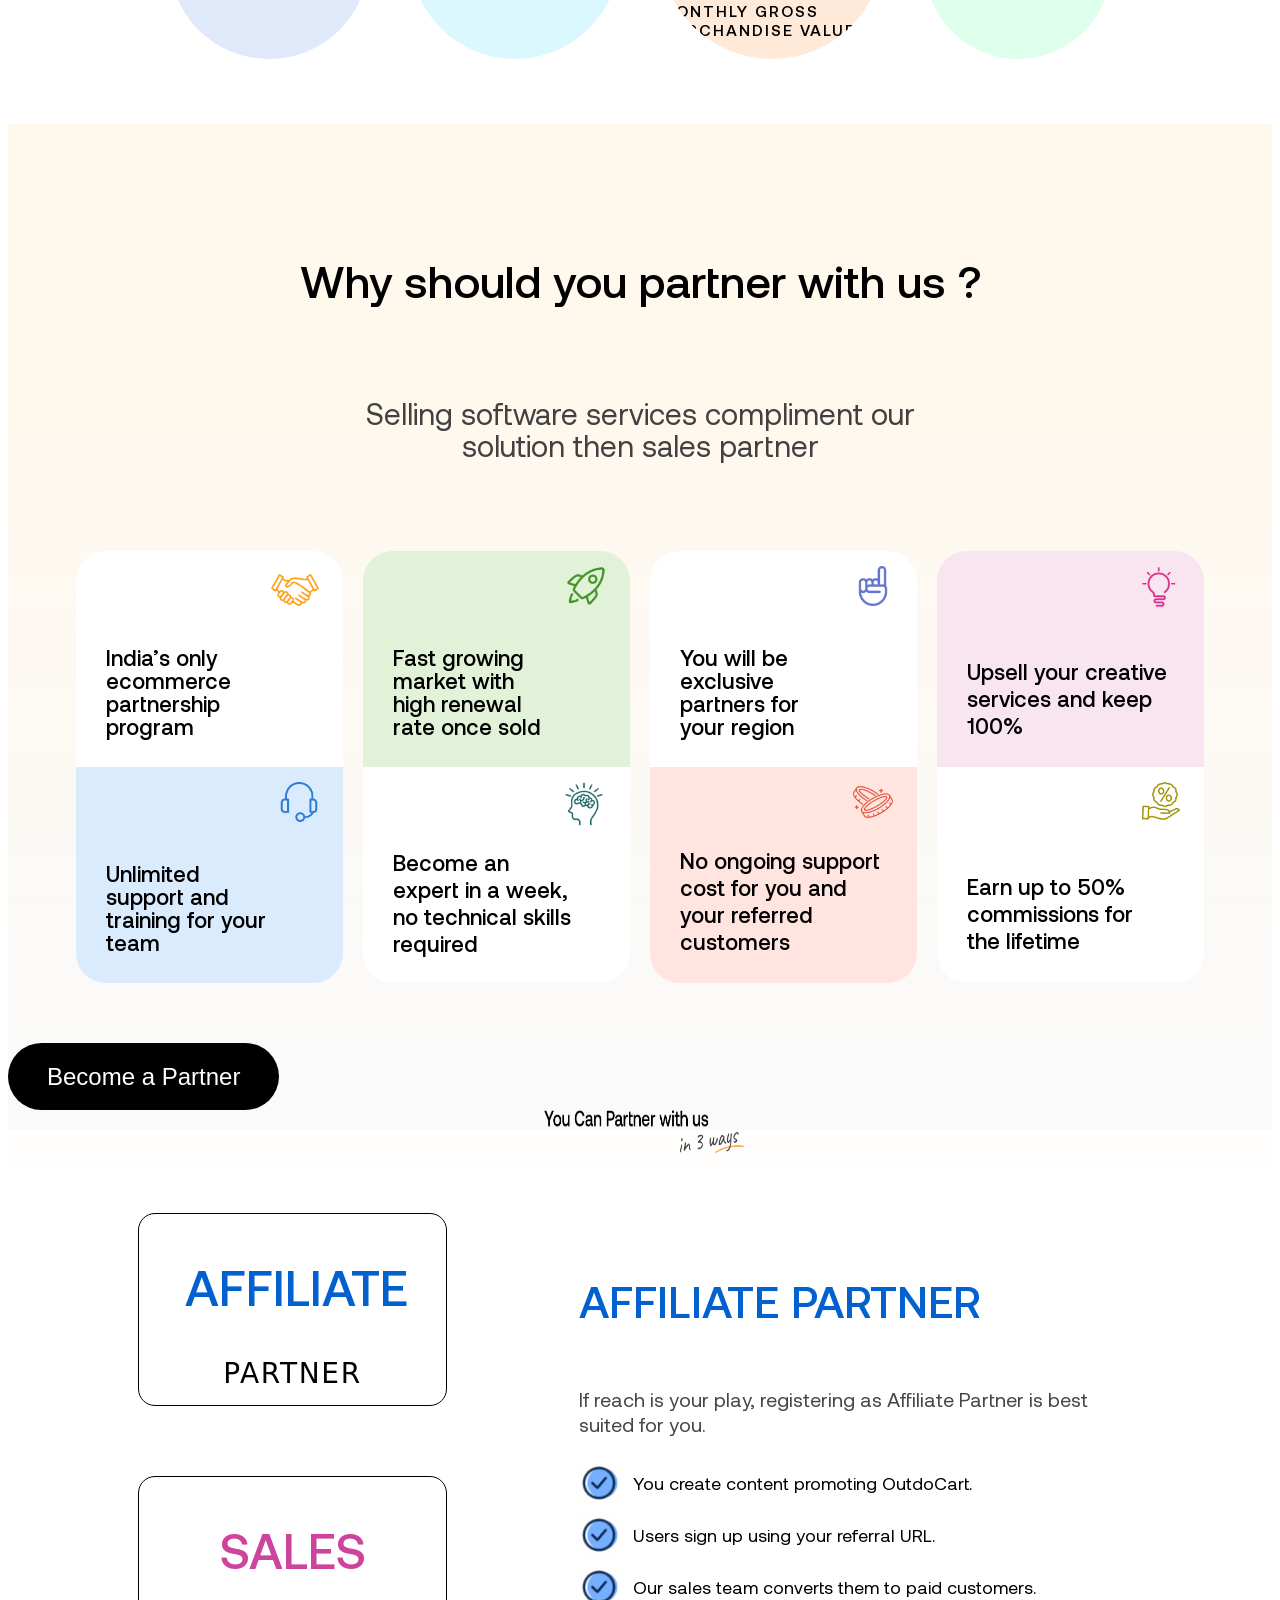
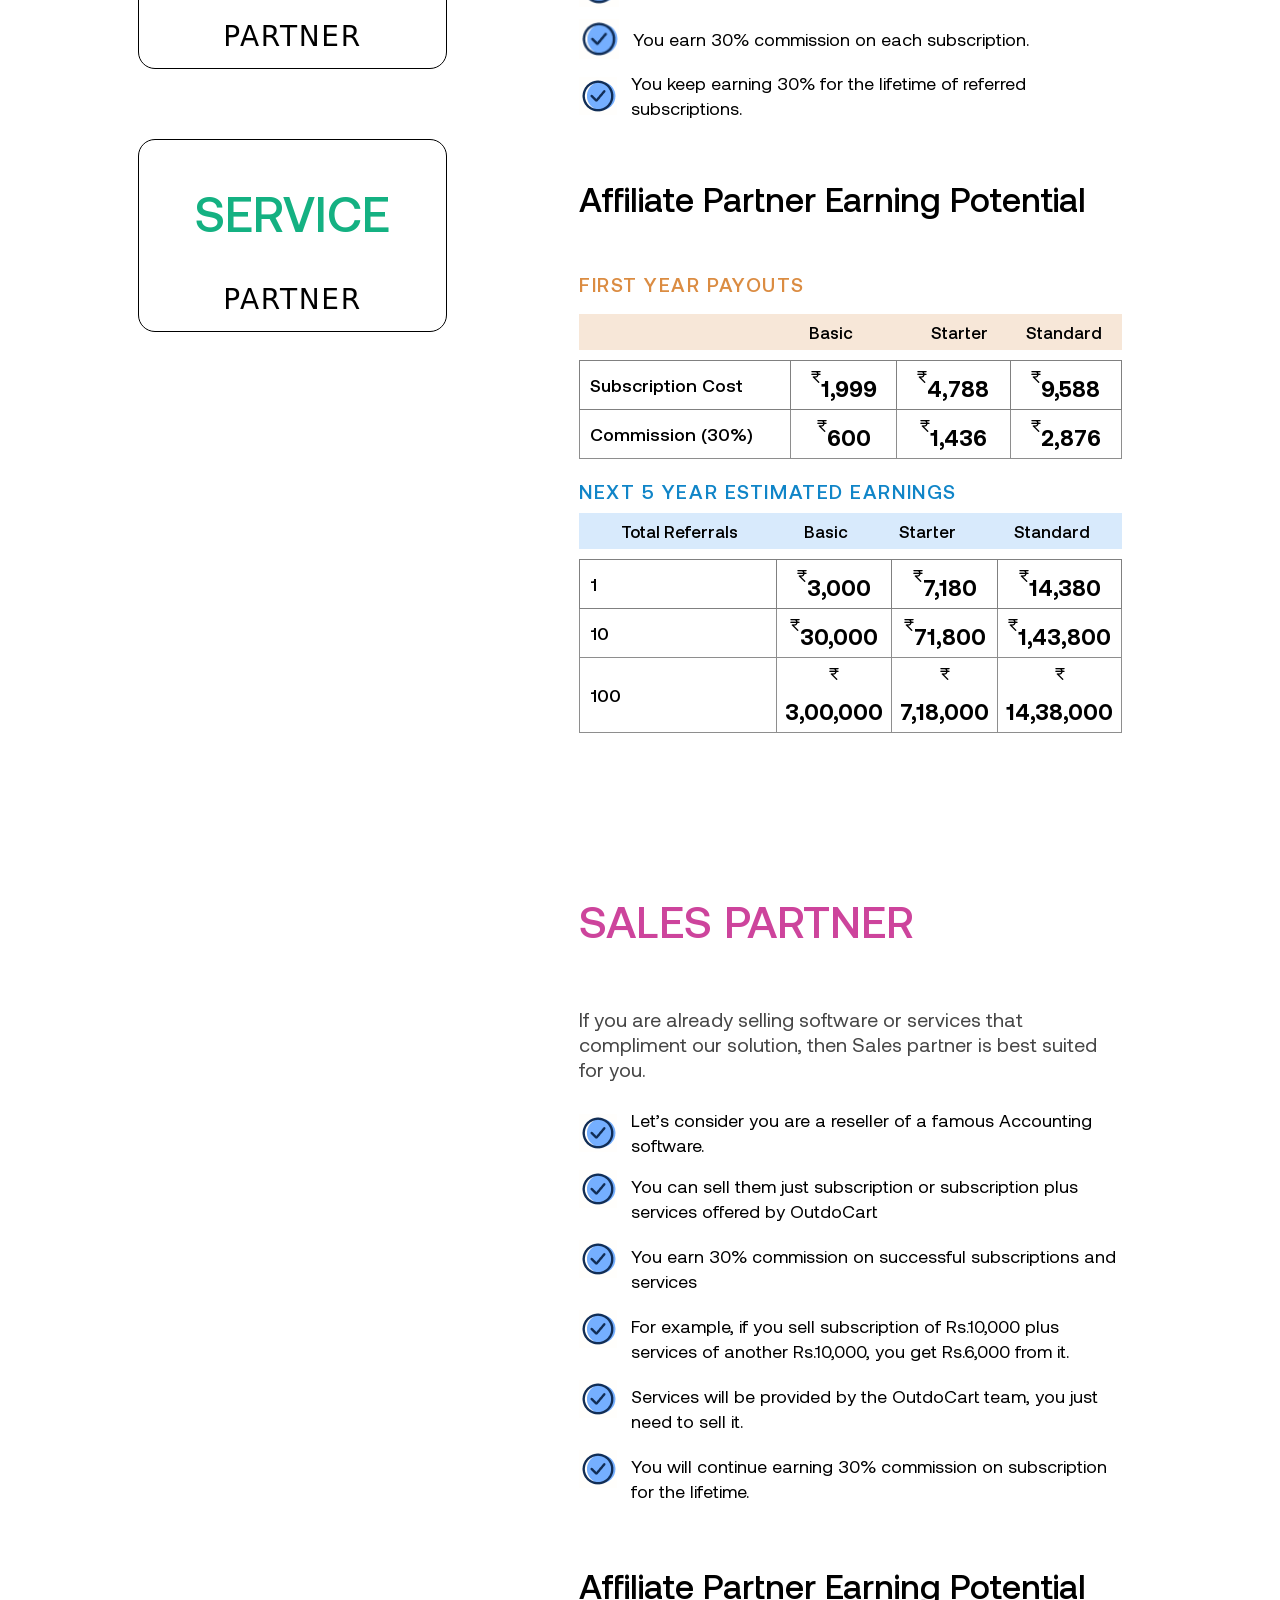
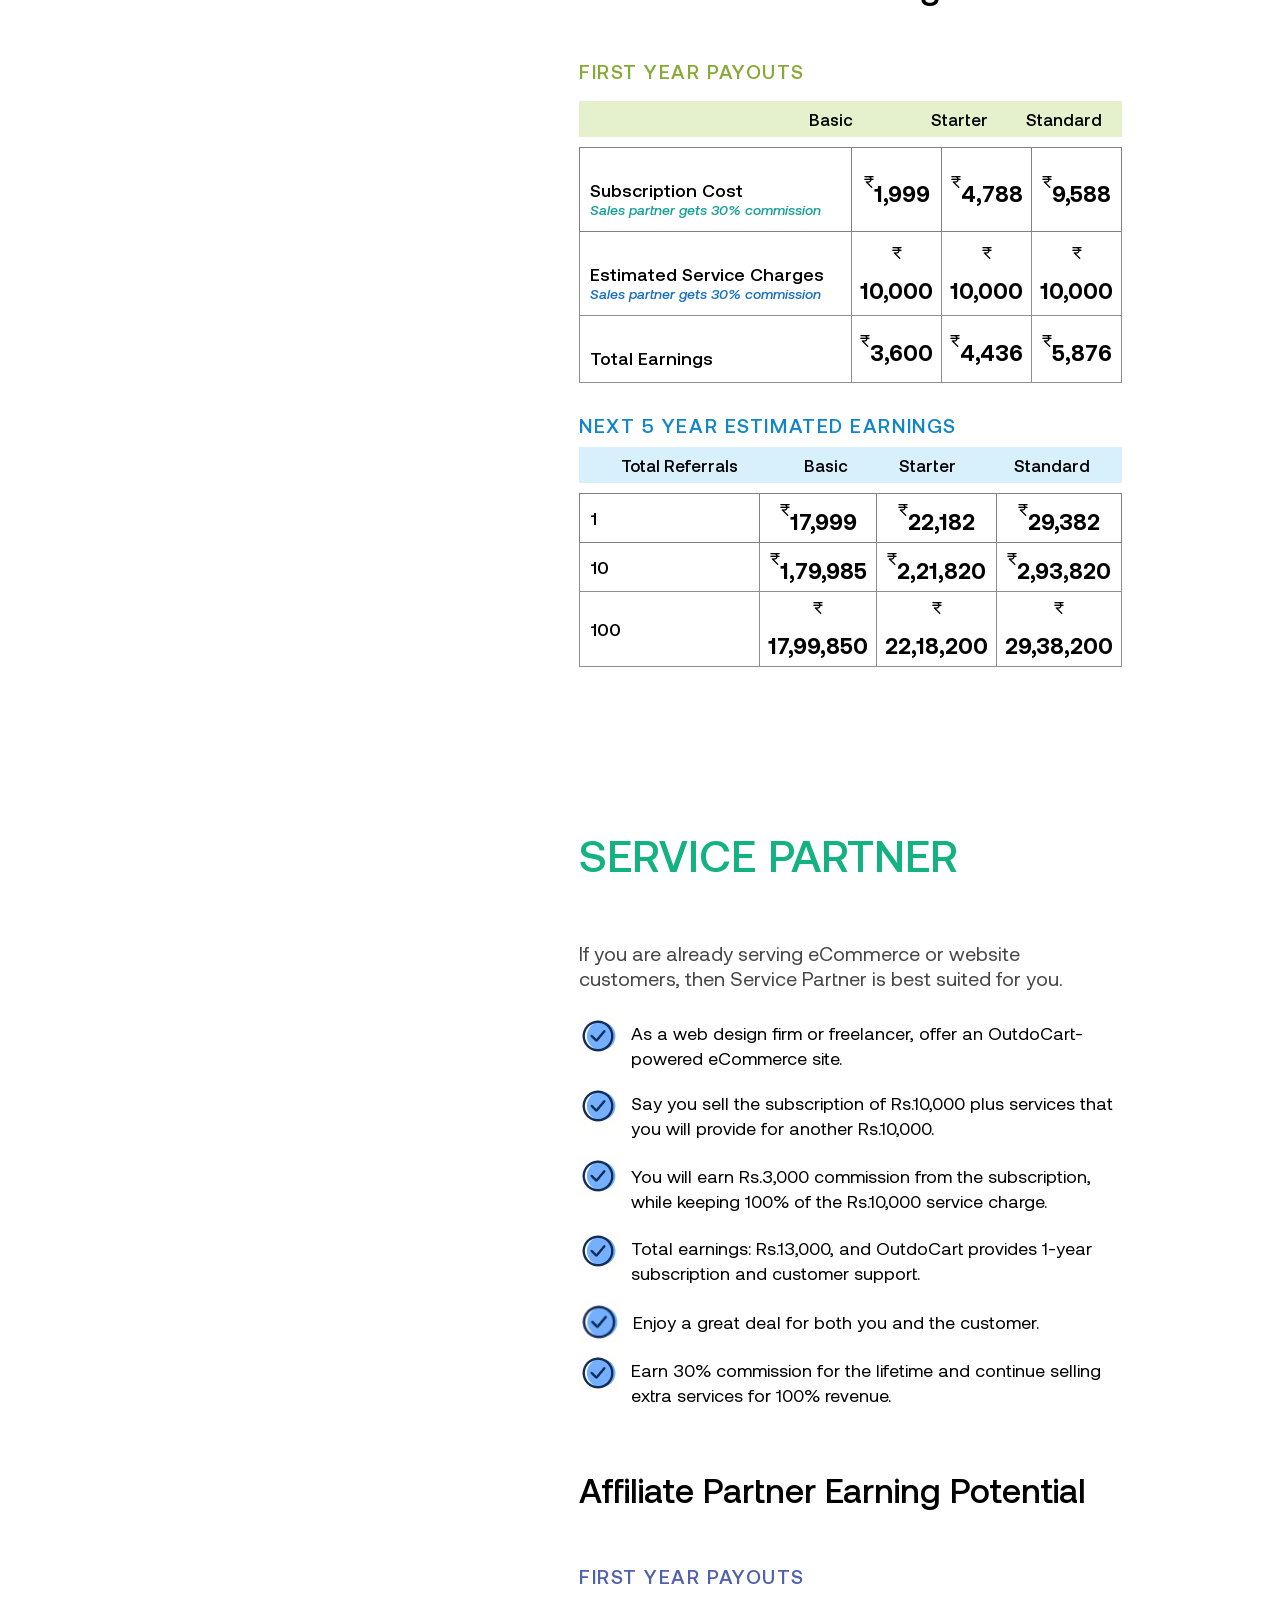
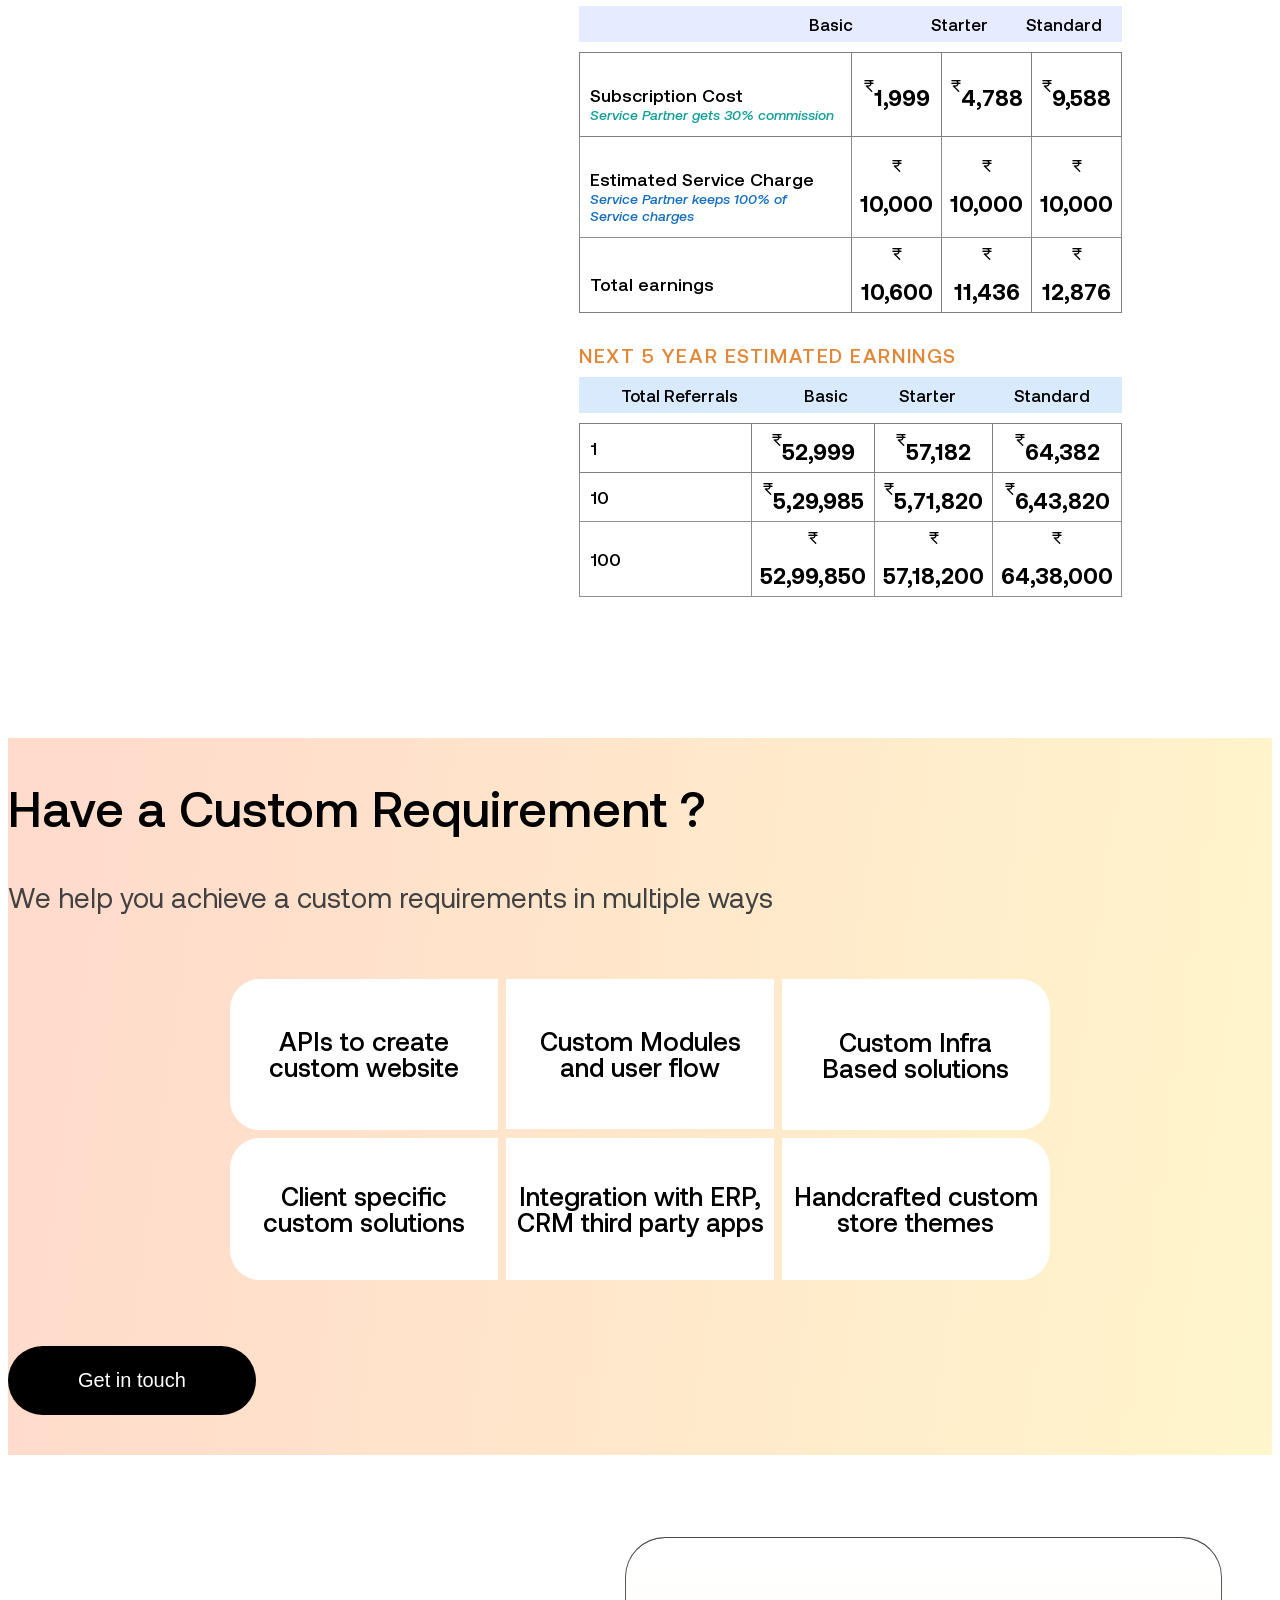
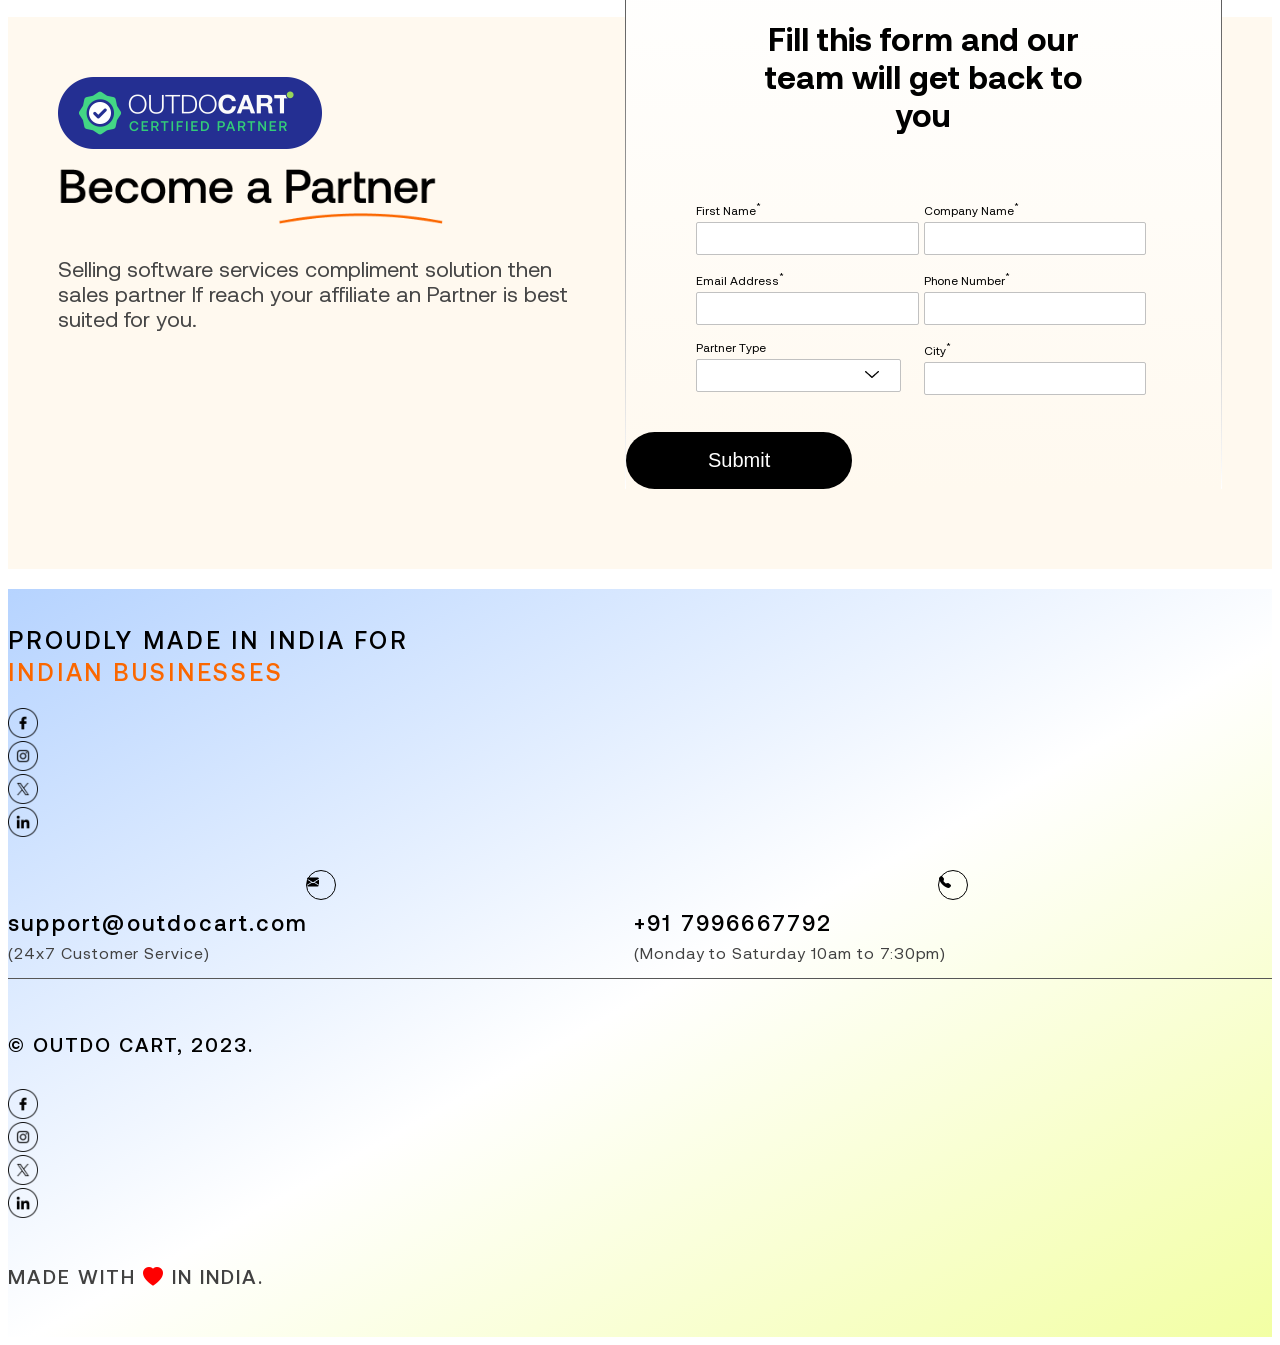
<file: partner.html>
<!DOCTYPE html>
<html>
  <head>
    <meta charset="utf-8" />
    <meta name="viewport" content="width=device-width, initial-scale=1" />
    <title>Pricing - OUTDOCART-3</title>
    <link href="https://outdocart.com/css/bootstrap.min.css" rel="stylesheet" />
    <link
      rel="stylesheet"
      type="text/css"
      href="assets/fonts/Aeonik/Aeonik-Font.css"
    />
    <link
      href="https://fonts.googleapis.com/css2?family=Caveat:wght@400;500&display=swap"
      rel="stylesheet"
    />
    <link href="assets/css/fonts.css" rel="stylesheet" />
    <link href="assets/css/partner.css" rel="stylesheet" />
    <link
      rel="stylesheet"
      href="https://cdn.jsdelivr.net/npm/bootstrap-icons@1.10.5/font/bootstrap-icons.css"
    />
    <link
      rel="stylesheet"
      href="https://cdn.jsdelivr.net/npm/swiper@11/swiper-bundle.min.css"
    />
    <script src="https://cdnjs.cloudflare.com/ajax/libs/jquery/3.2.1/jquery.min.js"></script>

    <script
      src="https://cdn.jsdelivr.net/npm/bootstrap@5.3.2/dist/js/bootstrap.bundle.min.js"
      integrity="sha384-C6RzsynM9kWDrMNeT87bh95OGNyZPhcTNXj1NW7RuBCsyN/o0jlpcV8Qyq46cDfL"
      crossorigin="anonymous"
    ></script>
    <script src="https://outdocart.com/js/popper.min.js"></script>
    <script src="https://outdocart.com/js/bootstrap.min.js"></script>
    <script src="https://ajax.googleapis.com/ajax/libs/jquery/3.7.1/jquery.min.js"></script>
    <script src="assets/js/partner.js"></script>
  </head>

  <body class="topFlashSaleVisible">
    <header class="topBarOffer">
      <div class="container mx-auto">
        <span class="txt-cnt">
          <img src="assets/img/top-bar-icon.png" alt="" />
          Publish your store with a Commerce plan -
          <a href="#" style="color: #34de30"> Click here</a>
          to pick a plan
        </span>
        <span class="txt-cnt-2">
          <svg
            xmlns="http://www.w3.org/2000/svg"
            width="16"
            height="16"
            fill="currentColor"
            class="bi bi-send"
            viewBox="0 0 16 16"
            style="color: #34de30; margin: 0px 10px"
          >
            <path
              d="M15.854.146a.5.5 0 0 1 .11.54l-5.819 14.547a.75.75 0 0 1-1.329.124l-3.178-4.995L.643 7.184a.75.75 0 0 1 .124-1.33L15.314.037a.5.5 0 0 1 .54.11ZM6.636 10.07l2.761 4.338L14.13 2.576 6.636 10.07Zm6.787-8.201L1.591 6.602l4.339 2.76 7.494-7.493Z"
            />
          </svg>
          Publish your store -
          <a href="#" style="color: #34de30">Click here</a> to pick a plan
        </span>
      </div>
    </header>

    <section class="container mx-auto">
      <div class="headWrap">
        <div class="main-logo row justify-content-between align-items-center">
          <div class="">
            <a href="https://outdocart.com" class="logo">
              <img src="assets/img/logo.png" alt="OUTDOCART" />
            </a>
          </div>
          <a href="#">
            <button class="become-a-partner-btn">Become a Partner</button>
          </a>
        </div>
      </div>
    </section>

    <section class="text-center heros">
      <div class="banner-content container mx-auto">
        <div class="pt-md-5 pt-3">
          <h1 class="text-uppercase top-banner-content">
            Partner with <br />
            India’s most trusted platform to build an online store
          </h1>
        </div>
        <div class="banner-small-content col-lg-12 mx-auto">
          <p class="text-uppercase">
            Proudly Made in India for
            <span style="color: #fd3225">Indian Businesses</span>
          </p>
        </div>
        <div class="d-grid gap-2 d-sm-flex justify-content-sm-center">
          <button class="become-a-partner-banner-btn">Become a Partner</button>
        </div>

        <div class="sponsor-logos desktop-icons">
          <img src="assets/img/Logos.png" alt="" />
        </div>
        <div class="mobile-icons">
          <img src="assets/img/mobile-logos.png" alt="" />
        </div>
      </div>
    </section>

    <section>
      <div class="mySwiper swiper">
        <div class="swiper-wrapper">
          <div class="swiper-slide align-items-center">
            <img src="assets/img/slide (3).png" alt="" />

            <span>Demand Platform</span>
          </div>
          <div class="swiper-slide">
            <img src="assets/img/slide (2).png" alt="" />
            <span>Hundreds of Features</span>
          </div>
          <div class="swiper-slide">
            <img src="assets/img/slide (1).png" alt="" class="pl-[10px]" />
            <span>Affordable cost</span>
          </div>
          <div class="swiper-slide align-items-center">
            <img src="assets/img/slide (3).png" alt="" />

            <span>Demand Platform</span>
          </div>
          <div class="swiper-slide">
            <img src="assets/img/slide (2).png" alt="" />
            <span>Hundreds of Features</span>
          </div>
          <div class="swiper-slide">
            <img src="assets/img/slide (1).png" alt="" class="pl-[10px]" />
            <span>Affordable cost</span>
          </div>
          <div class="swiper-slide align-items-center">
            <img src="assets/img/slide (3).png" alt="" />

            <span>Demand Platform</span>
          </div>
          <div class="swiper-slide">
            <img src="assets/img/slide (2).png" alt="" />
            <span>Hundreds of Features</span>
          </div>
          <div class="swiper-slide">
            <img src="assets/img/slide (1).png" alt="" class="w-[260px]" />
            <span>Affordable cost</span>
          </div>
        </div>
      </div>
    </section>

    <section class="container mx-auto">
      <div
        class="track-record text-center main-title d-flex justify-content-center"
      >
        <h2>
          We are a <span style="color: #fe6262">7 year old</span> platform with
          a proven track record
        </h2>
      </div>
      <div class="desktop-label">
        <div class="circles d-flex justify-content-evenly">
          <div class="main-circle text-center col-3">
            <div class="circle-1 align-self-center">
              <h2>1 crore+</h2>
              <span>REGISTERED USERS</span>
            </div>
          </div>
          <div
            class="main-circle text-center col-3"
            style="background-color: #daf8fe"
          >
            <div class="circle-2 align-self-center">
              <h2>25,000+</h2>
              <span>PAYING STORES</span>
            </div>
          </div>
          <div
            class="main-circle text-center col-3"
            style="background-color: #ffeada"
          >
            <div class="circle-3 align-self-center">
              <h2>300-500</h2>
              <p>Crore</p>
              <span>monthly Gross merchandise value</span>
            </div>
          </div>
          <div
            class="main-circle text-center col-3"
            style="background-color: #deffeb"
          >
            <div class="circle-4 align-self-center">
              <h2>1 Lakh+</h2>
              <span>ORDERS PER DAY</span>
            </div>
          </div>
        </div>
      </div>

      <div class="mobile-label1">
        <div class="round-1">
          <div>
            <img src="assets/img/users.png" alt="" />
          </div>
          <div>
            <img src="assets/img/value.png" alt="" />
          </div>
        </div>
        <div class="round-2">
          <div>
            <img src="assets/img/paying-store.png" alt="" />
          </div>
          <div>
            <img src="assets/img/per-day.png" alt="" />
          </div>
        </div>
      </div>
    </section>

    <section class="main-partner-section">
      <div class="container">
        <div class="partner-content">
          <div class="partner-main">
            <h4>Why should you partner with us ?</h4>
          </div>
          <div class="partner-description">
            <p>
              Selling software services compliment our solution then sales
              partner
            </p>
          </div>
        </div>
        <div class="main-partner desktop-label">
          <div class="deal-service">
            <div class="mask-logo">
              <img src="assets/img/Mask.svg" alt="" />
            </div>
            <div class="e-commerce-content">
              <p>India’s only ecommerce partnership program</p>
            </div>
          </div>
          <div class="rocket-service">
            <div class="mask-logo">
              <img src="assets/img/rocket.svg" alt="" />
            </div>
            <div class="e-commerce-content">
              <p>Fast growing market with high renewal rate once sold</p>
            </div>
          </div>
          <div class="number-one-service">
            <div class="mask-logo">
              <img src="assets/img/one-number.svg" alt="" />
            </div>
            <div class="e-commerce-content">
              <p>You will be exclusive partners for your region</p>
            </div>
          </div>
          <div class="creative-service">
            <div class="mask-logo">
              <img src="assets/img/creative.svg" alt="" />
            </div>
            <div class="creative-content">
              <p>Upsell your creative services and keep 100%</p>
            </div>
          </div>
          <div class="support-service">
            <div class="mask-logo">
              <img src="assets/img/support.svg" alt="" />
            </div>
            <div class="e-commerce-content">
              <p>Unlimited support and training for your team</p>
            </div>
          </div>
          <div class="mindset-service">
            <div class="mask-logo">
              <img src="assets/img/mindset.svg" alt="" />
            </div>
            <div class="mindset-content">
              <p>Become an expert in a week, no technical skills required</p>
            </div>
          </div>
          <div class="coin-service">
            <div class="mask-logo">
              <img src="assets/img/coin.svg" alt="" />
            </div>
            <div class="coin-content">
              <p>No ongoing support cost for you and your referred customers</p>
            </div>
          </div>
          <div class="offer-service">
            <div class="mask-logo">
              <img src="assets/img/offer.svg" alt="" />
            </div>
            <div class="offer-content">
              <p>Earn up to 50% commissions for the lifetime</p>
            </div>
          </div>
        </div>

        <div class="mobile-label2 flex">
          <div>
            <div class="partnership-program">
              <img src="assets/img/01.png" alt="" />
            </div>
            <div class="fast-growing">
              <img src="assets/img/3.png" alt="" />
            </div>
            <div class="training">
              <img src="assets/img/5.png" alt="" />
            </div>
            <div class="coin-cost">
              <img src="assets/img/7.png" alt="" />
            </div>
          </div>
          <div>
            <div class="upsell">
              <img src="assets/img/02.png" alt="" />
            </div>
            <div class="rejoin">
              <img src="assets/img/4.png" alt="" />
            </div>
            <div class="skill">
              <img src="assets/img/6.png" alt="" />
            </div>
            <div class="commision">
              <img src="assets/img/8.png" alt="" />
            </div>
          </div>
        </div>
        <div
          class="universal-btn d-grid gap-2 d-flex justify-content-center w-100"
        >
          <button class="become-a-partner-banner-btn">Become a Partner</button>
        </div>
      </div>
    </section>

    <section>
      <div class="sticky-top main-paretner-title">
        <div class="container mx-auto d-flex justify-content-center">
          <div class="partner-title">
            <img src="assets/img/Partner.png" alt="" />
          </div>
        </div>
      </div>
      <section class="main-partner-category-outer">
        <div class="container">
          <div class="main-partner-category">
            <nav>
              <ul class="buttons">
                <li>
                  <a href="#section-1" class="active">
                    <div class="main-btn select-1">
                      <div
                        href=""
                        class="original-button d-flex justify-content-center text-center"
                      >
                        <div class="align-self-center">
                          <h2>Affiliate</h2>
                          <span>Partner</span>
                        </div>
                      </div>
                    </div></a
                  >
                </li>
                <li>
                  <a href="#section-2">
                    <div class="main-btn select-2">
                      <div class="main-btn-2">
                        <div
                          href=""
                          class="original-button d-flex justify-content-center text-center"
                        >
                          <div class="align-self-center">
                            <h2>Sales</h2>
                            <span>Partner</span>
                          </div>
                        </div>
                      </div>
                    </div></a
                  >
                </li>
                <li>
                  <a href="#section-3">
                    <div class="main-btn select-3">
                      <div class="main-btn-3">
                        <div
                          href=""
                          class="original-button d-flex justify-content-center text-center"
                        >
                          <div class="align-self-center">
                            <h2>Service</h2>
                            <span>Partner</span>
                          </div>
                        </div>
                      </div>
                    </div></a
                  >
                </li>
              </ul>
            </nav>

            <main class="main-scroll">
              <section class="section1" id="section-1">
                <div class="partner-main-heading">
                  <h1>Affiliate partner</h1>
                </div>
                <div class="main-heading-content">
                  <span
                    >If reach is your play, registering as Affiliate Partner is
                    best suited for you.</span
                  >
                </div>
                <div class="full-category">
                  <ul class="category">
                    <li>
                      <img src="assets/img/success.png" alt="" />
                      You create content promoting OutdoCart.
                    </li>
                    <li>
                      <img src="assets/img/success.png" alt="" />
                      Users sign up using your referral URL.
                    </li>
                    <li>
                      <img src="assets/img/success.png" alt="" />
                      Our sales team converts them to paid customers.
                    </li>
                    <li>
                      <img src="assets/img/success.png" alt="" />
                      You earn 30% commission on each subscription.
                    </li>
                    <li>
                      <img src="assets/img/success.png" alt="" />
                      <span
                        >You keep earning 30% for the lifetime of referred
                        subscriptions.</span
                      >
                    </li>
                  </ul>
                </div>
                <div class="Potential-heading">
                  <h1>Affiliate Partner Earning Potential</h1>
                  <span>FIRST YEAR PAYOUTS</span>
                </div>

                <table>
                  <tr class="table-heading">
                    <th colspan="2" class="column1 table-top">Basic</th>
                    <th class="table-top">Starter</th>
                    <th class="table-top">Standard</th>
                  </tr>
                </table>
                <table>
                  <tr class="main-data">
                    <td class="table-heading main-data main-data-name">
                      Subscription Cost
                    </td>
                    <td class="table-data main-data">
                      <img src="assets/img/rupees.png" alt="" />1,999
                    </td>
                    <td class="table-data main-data">
                      <img src="assets/img/rupees.png" alt="" />4,788
                    </td>
                    <td class="table-data main-data">
                      <img src="assets/img/rupees.png" alt="" />9,588
                    </td>
                  </tr>
                  <tr>
                    <td class="table-heading main-data-name">
                      Commission (30%)
                    </td>
                    <td class="table-data">
                      <img src="assets/img/rupees.png" alt="" />600
                    </td>
                    <td class="table-data">
                      <img src="assets/img/rupees.png" alt="" />1,436
                    </td>
                    <td class="table-data">
                      <img src="assets/img/rupees.png" alt="" />2,876
                    </td>
                  </tr>
                </table>
                <div class="estimated">
                  <span>NEXT 5 YEAR ESTIMATED EARNINGS</span>
                </div>
                <div class="table2">
                  <table>
                    <tr class="table-heading">
                      <th class="table2-top">Total Referrals</th>
                      <th class="table2-top">Basic</th>
                      <th class="table2-top">Starter</th>
                      <th class="table2-top">Standard</th>
                    </tr>
                  </table>
                  <table>
                    <tr class="main-data">
                      <td class="table-heading main-data main-data-name">1</td>
                      <td class="table-data main-data">
                        <img src="assets/img/rupees.png" alt="" />3,000
                      </td>
                      <td class="table-data main-data">
                        <img src="assets/img/rupees.png" alt="" />7,180
                      </td>
                      <td class="table-data main-data">
                        <img src="assets/img/rupees.png" alt="" />14,380
                      </td>
                    </tr>
                    <tr>
                      <td class="table-heading main-data-name">10</td>
                      <td class="table-data">
                        <img src="assets/img/rupees.png" alt="" />30,000
                      </td>
                      <td class="table-data">
                        <img src="assets/img/rupees.png" alt="" />71,800
                      </td>
                      <td class="table-data">
                        <img src="assets/img/rupees.png" alt="" />1,43,800
                      </td>
                    </tr>
                    <tr>
                      <td class="table-heading main-data-name">100</td>
                      <td class="table-data">
                        <img src="assets/img/rupees.png" alt="" />3,00,000
                      </td>
                      <td class="table-data">
                        <img src="assets/img/rupees.png" alt="" />7,18,000
                      </td>
                      <td class="table-data">
                        <img src="assets/img/rupees.png" alt="" />14,38,000
                      </td>
                    </tr>
                  </table>
                </div>
              </section>
              <section class="section2" id="section-2">
                <div class="main-heading">
                  <h1>SALES partner</h1>
                </div>
                <div class="main-heading-content">
                  <span
                    >If you are already selling software or services that
                    compliment our solution, then Sales partner is best suited
                    for you.</span
                  >
                </div>
                <div class="full-category">
                  <ul class="category">
                    <li>
                      <img src="assets/img/success.png" alt="" />
                      <span
                        >Let’s consider you are a reseller of a famous
                        Accounting software.</span
                      >
                    </li>
                    <li>
                      <img class="sales" src="assets/img/success.png" alt="" />
                      <span
                        >You can sell them just subscription or subscription
                        plus services offered by OutdoCart</span
                      >
                    </li>
                    <li>
                      <img class="sales" src="assets/img/success.png" alt="" />
                      <span
                        >You earn 30% commission on successful subscriptions and
                        services</span
                      >
                    </li>
                    <li>
                      <img class="sales" src="assets/img/success.png" alt="" />
                      <span
                        >For example, if you sell subscription of Rs.10,000 plus
                        services of another Rs.10,000, you get Rs.6,000 from
                        it.</span
                      >
                    </li>
                    <li>
                      <img class="sales" src="assets/img/success.png" alt="" />
                      <span
                        >Services will be provided by the OutdoCart team, you
                        just need to sell it.</span
                      >
                    </li>
                    <li>
                      <img class="sales" src="assets/img/success.png" alt="" />
                      <span
                        >You will continue earning 30% commission on
                        subscription for the lifetime.</span
                      >
                    </li>
                  </ul>
                </div>
                <div class="sale-Potential-heading">
                  <h1>Affiliate Partner Earning Potential</h1>
                  <span>FIRST YEAR PAYOUTS</span>
                </div>

                <table>
                  <tr class="table-heading">
                    <th colspan="2" class="column1 sale-table-top">Basic</th>
                    <th class="sale-table-top">Starter</th>
                    <th class="sale-table-top">Standard</th>
                  </tr>
                </table>
                <table>
                  <tr class="main-data">
                    <td class="table-heading main-data main-data-title">
                      <ul>
                        <li class="commission-heading">Subscription Cost</li>
                        <li class="commission">
                          Sales partner gets 30% commission
                        </li>
                      </ul>
                    </td>
                    <td class="table-data main-data">
                      <img src="assets/img/rupees.png" alt="" />1,999
                    </td>
                    <td class="table-data main-data">
                      <img src="assets/img/rupees.png" alt="" />4,788
                    </td>
                    <td class="table-data main-data">
                      <img src="assets/img/rupees.png" alt="" />9,588
                    </td>
                  </tr>
                  <tr class="main-data">
                    <td class="table-heading main-data-title">
                      <ul>
                        <li class="commission-heading">
                          Estimated Service Charges
                        </li>
                        <li class="commission-2">
                          Sales partner gets 30% commission
                        </li>
                      </ul>
                    </td>
                    <td class="table-data">
                      <img src="assets/img/rupees.png" alt="" />10,000
                    </td>
                    <td class="table-data">
                      <img src="assets/img/rupees.png" alt="" />10,000
                    </td>
                    <td class="table-data">
                      <img src="assets/img/rupees.png" alt="" />10,000
                    </td>
                  </tr>
                  <tr class="main-data">
                    <td class="table-heading main-data-title">
                      <ul>
                        <li>Total Earnings</li>
                      </ul>
                    </td>
                    <td class="table-data">
                      <img src="assets/img/rupees.png" alt="" />3,600
                    </td>
                    <td class="table-data">
                      <img src="assets/img/rupees.png" alt="" />4,436
                    </td>
                    <td class="table-data">
                      <img src="assets/img/rupees.png" alt="" />5,876
                    </td>
                  </tr>
                </table>
                <div class="sale-estimated">
                  <span>NEXT 5 YEAR ESTIMATED EARNINGS</span>
                </div>
                <div class="table2">
                  <table>
                    <tr class="table-heading">
                      <th class="sale-table2-top">Total Referrals</th>
                      <th class="sale-table2-top">Basic</th>
                      <th class="sale-table2-top">Starter</th>
                      <th class="sale-table2-top">Standard</th>
                    </tr>
                  </table>
                  <table>
                    <tr class="main-data">
                      <td class="table-heading main-data main-data-name">1</td>
                      <td class="table-data main-data">
                        <img src="assets/img/rupees.png" alt="" />17,999
                      </td>
                      <td class="table-data main-data">
                        <img src="assets/img/rupees.png" alt="" />22,182
                      </td>
                      <td class="table-data main-data">
                        <img src="assets/img/rupees.png" alt="" />29,382
                      </td>
                    </tr>
                    <tr>
                      <td class="table-heading main-data-name">10</td>
                      <td class="table-data">
                        <img src="assets/img/rupees.png" alt="" />1,79,985
                      </td>
                      <td class="table-data">
                        <img src="assets/img/rupees.png" alt="" />2,21,820
                      </td>
                      <td class="table-data">
                        <img src="assets/img/rupees.png" alt="" />2,93,820
                      </td>
                    </tr>
                    <tr>
                      <td class="table-heading main-data-name">100</td>
                      <td class="table-data">
                        <img src="assets/img/rupees.png" alt="" />17,99,850
                      </td>
                      <td class="table-data">
                        <img src="assets/img/rupees.png" alt="" />22,18,200
                      </td>
                      <td class="table-data">
                        <img src="assets/img/rupees.png" alt="" />29,38,200
                      </td>
                    </tr>
                  </table>
                </div>
              </section>
              <section class="section3" id="section-3">
                <div class="service-main-heading">
                  <h1>SERVICE partner</h1>
                </div>
                <div class="main-heading-content">
                  <span
                    >If you are already serving eCommerce or website customers,
                    then Service Partner is best suited for you.</span
                  >
                </div>
                <div class="full-category">
                  <ul class="category">
                    <li>
                      <img class="sales" src="assets/img/success.png" alt="" />
                      <span
                        >As a web design firm or freelancer, offer an
                        OutdoCart-powered eCommerce site.</span
                      >
                    </li>
                    <li>
                      <img class="sales" src="assets/img/success.png" alt="" />
                      <span
                        >Say you sell the subscription of Rs.10,000 plus
                        services that you will provide for another
                        Rs.10,000.</span
                      >
                    </li>
                    <li>
                      <img class="sales1" src="assets/img/success.png" alt="" />
                      <span
                        >You will earn Rs.3,000 commission from the
                        subscription, while keeping 100% of the Rs.10,000
                        service charge.</span
                      >
                    </li>
                    <li>
                      <img class="sales" src="assets/img/success.png" alt="" />
                      <span
                        >Total earnings: Rs.13,000, and OutdoCart provides
                        1-year subscription and customer support.</span
                      >
                    </li>
                    <li>
                      <img src="assets/img/success.png" alt="" />
                      Enjoy a great deal for both you and the customer.
                    </li>
                    <li>
                      <img class="sales" src="assets/img/success.png" alt="" />
                      <span
                        >Earn 30% commission for the lifetime and continue
                        selling extra services for 100% revenue.</span
                      >
                    </li>
                  </ul>
                </div>
                <div class="service-Potential-heading">
                  <h1>Affiliate Partner Earning Potential</h1>
                  <span>FIRST YEAR PAYOUTS</span>
                </div>

                <table>
                  <tr class="table-heading">
                    <th colspan="2" class="column1 service-table-top">Basic</th>
                    <th class="service-table-top">Starter</th>
                    <th class="service-table-top">Standard</th>
                  </tr>
                </table>
                <table>
                  <tr class="main-data">
                    <td class="table-heading main-data main-data-title">
                      <ul>
                        <li class="commission-heading">Subscription Cost</li>
                        <li class="commission">
                          Service Partner gets 30% commission
                        </li>
                      </ul>
                    </td>
                    <td class="table-data main-data">
                      <img src="assets/img/rupees.png" alt="" />1,999
                    </td>
                    <td class="table-data main-data">
                      <img src="assets/img/rupees.png" alt="" />4,788
                    </td>
                    <td class="table-data main-data">
                      <img src="assets/img/rupees.png" alt="" />9,588
                    </td>
                  </tr>
                  <tr class="main-data">
                    <td class="table-heading main-data-title">
                      <ul>
                        <li class="commission-heading">
                          Estimated Service Charge
                        </li>
                        <li class="commission-2">
                          Service Partner keeps 100% of Service charges
                        </li>
                      </ul>
                    </td>
                    <td class="table-data">
                      <img src="assets/img/rupees.png" alt="" />10,000
                    </td>
                    <td class="table-data">
                      <img src="assets/img/rupees.png" alt="" />10,000
                    </td>
                    <td class="table-data">
                      <img src="assets/img/rupees.png" alt="" />10,000
                    </td>
                  </tr>
                  <tr class="main-data">
                    <td class="table-heading main-data main-data-title">
                      <ul>
                        <li>Total earnings</li>
                      </ul>
                    </td>
                    <td class="table-data main-data">
                      <img src="assets/img/rupees.png" alt="" />10,600
                    </td>
                    <td class="table-data main-data">
                      <img src="assets/img/rupees.png" alt="" />11,436
                    </td>
                    <td class="table-data main-data">
                      <img src="assets/img/rupees.png" alt="" />12,876
                    </td>
                  </tr>
                </table>
                <div class="service-estimated">
                  <span>NEXT 5 YEAR ESTIMATED EARNINGS</span>
                </div>
                <div class="table2">
                  <table>
                    <tr class="table-heading">
                      <th class="table2-top">Total Referrals</th>
                      <th class="table2-top">Basic</th>
                      <th class="table2-top">Starter</th>
                      <th class="table2-top">Standard</th>
                    </tr>
                  </table>
                  <table>
                    <tr class="main-data">
                      <td class="table-heading main-data main-data-name">1</td>
                      <td class="table-data main-data">
                        <img src="assets/img/rupees.png" alt="" />52,999
                      </td>
                      <td class="table-data main-data">
                        <img src="assets/img/rupees.png" alt="" />57,182
                      </td>
                      <td class="table-data main-data">
                        <img src="assets/img/rupees.png" alt="" />64,382
                      </td>
                    </tr>
                    <tr>
                      <td class="table-heading main-data-name">10</td>
                      <td class="table-data">
                        <img src="assets/img/rupees.png" alt="" />5,29,985
                      </td>
                      <td class="table-data">
                        <img src="assets/img/rupees.png" alt="" />5,71,820
                      </td>
                      <td class="table-data">
                        <img src="assets/img/rupees.png" alt="" />6,43,820
                      </td>
                    </tr>
                    <tr>
                      <td class="table-heading main-data-name">100</td>
                      <td class="table-data">
                        <img src="assets/img/rupees.png" alt="" />52,99,850
                      </td>
                      <td class="table-data">
                        <img src="assets/img/rupees.png" alt="" />57,18,200
                      </td>
                      <td class="table-data">
                        <img src="assets/img/rupees.png" alt="" />64,38,000
                      </td>
                    </tr>
                  </table>
                </div>
              </section>
            </main>
          </div>
        </div>
      </section>
    </section>

    <section class="requirement">
      <div class="container mx-auto">
        <div class="req-title d-flex justify-content-center text-center">
          <div>
            <h2>Have a Custom Requirement ?</h2>
            <p>We help you achieve a custom requirements in multiple ways</p>
          </div>
        </div>
        <div class="main-req-box grid">
          <div class="custom-box d-flex justify-content-center col-lg-4">
            <p>APIs to create custom website</p>
          </div>
          <div class="modules-box col-lg-4">
            <p>Custom Modules and user flow</p>
          </div>
          <div class="infra-box col-lg-4">
            <p>Custom Infra Based solutions</p>
          </div>
          <div class="client-box col-lg-4">
            <p>Client specific custom solutions</p>
          </div>
          <div class="integration-box col-lg-4">
            <p>Integration with ERP, CRM third party apps</p>
          </div>
          <div class="handcrafted-box col-lg-4">
            <p>Handcrafted custom store themes</p>
          </div>
        </div>
        <div
          class="requirement-btn d-grid gap-2 d-flex justify-content-center w-100"
        >
          <button class="form-btn">Get in touch</button>
        </div>
      </div>
    </section>

    <section>
      <div class="bg-form">
        <div class="container">
          <div class="bg-form-inner">
            <div class="main-bg-form">
              <div class="bg-form-icon flex">
                <div
                  class="universal-btn d-grid gap-2 d-sm-flex justify-content-sm-left w-100"
                >
                  <div class="become-a-partner flex items-center">
                    <img src="assets/img/certified-img.png" alt="" />
                  </div>
                </div>
              </div>
              <div class="bg-form-content">
                <img src="assets/img/become-partner.png" alt="" />
                <p>
                  Selling software services compliment solution then sales
                  partner If reach your affiliate an Partner is best suited for
                  you.
                </p>
              </div>
            </div>
            <div class="main-form">
              <div>
                <div class="form-heading">
                  <h1>Fill this form and our team will get back to you</h1>
                </div>
                <div>
                  <!-- <form class="main-form-group" action="#" method="post">
                    <div class="form-group">
                      <label for="first-name" class="desktop-label"
                        >First Name<sup>*</sup></label
                      >
                      <label for="first-name" class="mobile-label"
                        >Name<sup>*</sup></label
                      >
                      <input
                        type="text"
                        id="first-name"
                        name="first-name"
                        required
                      />
                    </div>
                    <div class="form-group">
                      <label for="company-name">Company Name<sup>*</sup></label>
                      <input
                        type="text"
                        id="company-name"
                        name="company-name"
                        required
                      />
                    </div>
                    <div class="form-group">
                      <label for="email">Email Address<sup>*</sup></label>
                      <input type="email" id="email" name="email" required />
                    </div>
                    <div class="form-group">
                      <label for="phone">Phone Number<sup>*</sup></label>
                      <input type="tel" id="phone" name="phone" required />
                    </div>
                    <div class="form-group">
                      <label for="partner-type">Partner Type</label>
                      <select class="partner-type">
                        <option value="Reseller">Reseller</option>
                        <option value="Distributor">Distributor</option>
                        <option value="Consultant">Consultant</option>
                        <option value="Other">Other</option>
                      </select>
                    </div>
                    <div class="form-group">
                      <label for="city">City<sup>*</sup></label>
                      <input type="text" id="city" name="city" required />
                    </div>
                  </form> -->
                  <form class="main-form-group" action="#" method="post">
                    <div class="form-group">
                      <label for="first-name" class="mobile-label"
                        >Name<sup>*</sup></label
                      >
                      <label for="firstName" class="desktop-label"
                        >First Name<sup>*</sup></label
                      >
                      <input
                        type="text"
                        id="firstName"
                        name="firstName"
                        required
                      />
                    </div>

                    <div class="form-group">
                      <label for="companyName">Company Name<sup>*</sup></label>
                      <input type="text" id="companyName" name="companyName" />
                    </div>

                    <div class="form-group">
                      <label for="email">Email Address<sup>*</sup></label>
                      <input type="email" id="email" name="email" required />
                    </div>

                    <div class="form-group">
                      <label for="phoneNumber">Phone Number<sup>*</sup></label>
                      <input type="tel" id="phoneNumber" name="phoneNumber" />
                    </div>

                    <div class="form-group">
                      <label for="partnerType">Partner Type</label>
                      <div class="select-arrow">
                        <select
                          id="partnerType"
                          name="partnerType"
                          placeholder=""
                        >
                          <option value="select"></option>
                          <option value="affiliate">Affiliate</option>
                          <option value="reseller">Reseller</option>
                          <option value="distributor">Distributor</option>
                          <option value="other">Other</option>
                        </select>
                        <span class="arrow"
                          ><img src="assets/img/select.png" alt=""
                        /></span>
                        <!-- Unicode character for down arrow -->
                      </div>
                    </div>
                    <div class="form-group">
                      <label for="phoneNumber">City<sup>*</sup></label>
                      <input type="tel" id="phoneNumber" name="phoneNumber" />
                    </div>
                  </form>
                </div>
                <div
                  class="universal-form-btn d-grid gap-1 d-flex justify-content-center w-100"
                >
                  <button class="partner-form-btn">Submit</button>
                </div>
              </div>
            </div>
          </div>
        </div>
      </div>
    </section>

    <footer>
      <div class="container mx-auto">
        <div class="footer-title d-flex justify-content-center text-center">
          <h2>
            Proudly Made in India for <br />
            <span style="color: #fb6700">Indian Businesses</span>
          </h2>
        </div>

        <div class="d-sm-none d-flex main-icone">
          <div class="footer-icon1">
            <img src="assets/img/FB.png" alt="" />
          </div>
          <div class="footer-icon2">
            <img src="assets/img/Instagram.png" alt="" />
          </div>
          <div class="footer-icon3">
            <img src="assets/img/Twitter.png" alt="" />
          </div>
          <div class="footer-icon4">
            <img src="assets/img/Linked-in.png" alt="" />
          </div>
        </div>
        <div class="contact">
          <div class="text-center">
            <div class="d-flex justify-content-center">
              <div class="icon">
                <i class="bi bi-envelope-fill" style="font-size: 12px"></i>
              </div>
            </div>
            <h2>support@outdocart.com</h2>
            <p>(24x7 Customer Service)</p>
          </div>
          <div class="text-center">
            <div class="d-flex justify-content-center">
              <div class="icon">
                <i class="bi bi-telephone-fill" style="font-size: 12px"></i>
              </div>
            </div>
            <h2>+91 7996667792</h2>
            <p>(Monday to Saturday 10am to 7:30pm)</p>
          </div>
        </div>
      </div>
      <div class="b-line"></div>
      <div class="footer-end d-flex justify-content-around align-items-center">
        <h5>© OUTDO CART, 2023.</h5>
        <div class="d-sm-flex d-none main-icone">
          <div class="footer-icon1">
            <img src="assets/img/FB.png" alt="" />
          </div>
          <div class="footer-icon2">
            <img src="assets/img/Instagram.png" alt="" />
          </div>
          <div class="footer-icon3">
            <img src="assets/img/Twitter.png" alt="" />
          </div>
          <div class="footer-icon4">
            <img src="assets/img/Linked-in.png" alt="" />
          </div>
        </div>
        <h5 style="color: #414141">
          MADE WITH <i class="bi bi-heart-fill" style="color: red"></i> IN
          INDIA.
        </h5>
      </div>
    </footer>

    <script src="https://code.jquery.com/jquery-3.6.0.min.js"></script>
    <script src="https://cdn.jsdelivr.net/npm/swiper@11/swiper-bundle.min.js"></script>

    <script>
      <!-- Initialize Swiper -->
      var swiper = new Swiper(".mySwiper", {
        spaceBetween: 0,
        centeredSlides: true,
        speed: 10000,
        autoplay: {
          delay: 0,
        },
        loop: true,
        // slidesPerView: 5,
        allowTouchMove: false,
        disableOnInteraction: true,
        breakpoints: {
          320: {
            slidesPerView: 1.5,
            // spaceBetween: 20,
          },
          768: {
            slidesPerView: 1.5,
            // spaceBetween: 20,
          },
          1024: {
            slidesPerView: 3,
            // spaceBetween: 20,
          },
          1280: {
            slidesPerView: 4.5,
            // spaceBetween: 20,
          },
        },
      });
    </script>
    <script>
      let mainNavLinks = document.querySelectorAll("nav ul li a");
      let mainSections = document.querySelectorAll("main section");

      let lastId;
      let cur = [];

      window.addEventListener("scroll", (event) => {
        let fromTop = window.scrollY;

        mainNavLinks.forEach((link) => {
          let section = document.querySelector(link.hash);
          console.log(screen.width);
          let width = screen.width;

          if (
            section.offsetTop <= fromTop + 230 &&
            section.offsetTop + section.offsetHeight > fromTop + 230 &&
            width >= 768
          ) {
            link.firstElementChild.classList.add("current");
          } else {
            link.firstElementChild.classList.remove("current");
          }
        });
      });
    </script>
  </body>
</html>
</file>
<file: assets/fonts/Aeonik/Aeonik-Font.css>
@font-face {
    font-family: 'Aeonik';
    src: url('Aeonik-Black.woff2') format('woff2'),
        url('Aeonik-Black.woff') format('woff');
    font-weight: 900;
    font-style: normal;
    font-display: swap;
}

@font-face {
    font-family: 'Aeonik';
    src: url('Aeonik-BoldItalic.woff2') format('woff2'),
        url('Aeonik-BoldItalic.woff') format('woff');
    font-weight: bold;
    font-style: italic;
    font-display: swap;
}

@font-face {
    font-family: 'Aeonik Air';
    src: url('Aeonik-AirItalic.woff2') format('woff2'),
        url('Aeonik-AirItalic.woff') format('woff');
    font-weight: 100;
    font-style: italic;
    font-display: swap;
}

@font-face {
    font-family: 'Aeonik';
    src: url('Aeonik-BlackItalic.woff2') format('woff2'),
        url('Aeonik-BlackItalic.woff') format('woff');
    font-weight: 900;
    font-style: italic;
    font-display: swap;
}

@font-face {
    font-family: 'Aeonik';
    src: url('Aeonik-Light.woff2') format('woff2'),
        url('Aeonik-Light.woff') format('woff');
    font-weight: 300;
    font-style: normal;
    font-display: swap;
}

@font-face {
    font-family: 'Aeonik Air';
    src: url('Aeonik-Air.woff2') format('woff2'),
        url('Aeonik-Air.woff') format('woff');
    font-weight: 100;
    font-style: normal;
    font-display: swap;
}

@font-face {
    font-family: 'Aeonik';
    src: url('Aeonik-Regular.woff2') format('woff2'),
        url('Aeonik-Regular.woff') format('woff');
    font-weight: normal;
    font-style: normal;
    font-display: swap;
}

@font-face {
    font-family: 'Aeonik';
    src: url('Aeonik-Bold.woff2') format('woff2'),
        url('Aeonik-Bold.woff') format('woff');
    font-weight: bold;
    font-style: normal;
    font-display: swap;
}

@font-face {
    font-family: 'Aeonik';
    src: url('Aeonik-MediumItalic.woff2') format('woff2'),
        url('Aeonik-MediumItalic.woff') format('woff');
    font-weight: 500;
    font-style: italic;
    font-display: swap;
}

@font-face {
    font-family: 'Aeonik';
    src: url('Aeonik-LightItalic.woff2') format('woff2'),
        url('Aeonik-LightItalic.woff') format('woff');
    font-weight: 300;
    font-style: italic;
    font-display: swap;
}

@font-face {
    font-family: 'Aeonik';
    src: url('Aeonik-Medium.woff2') format('woff2'),
        url('Aeonik-Medium.woff') format('woff');
    font-weight: 500;
    font-style: normal;
    font-display: swap;
}

@font-face {
    font-family: 'Aeonik';
    src: url('Aeonik-ThinItalic.woff2') format('woff2'),
        url('Aeonik-ThinItalic.woff') format('woff');
    font-weight: 100;
    font-style: italic;
    font-display: swap;
}

@font-face {
    font-family: 'Aeonik';
    src: url('Aeonik-Thin.woff2') format('woff2'),
        url('Aeonik-Thin.woff') format('woff');
    font-weight: 100;
    font-style: normal;
    font-display: swap;
}

@font-face {
    font-family: 'Aeonik';
    src: url('Aeonik-RegularItalic.woff2') format('woff2'),
        url('Aeonik-RegularItalic.woff') format('woff');
    font-weight: normal;
    font-style: italic;
    font-display: swap;
}
</file>
<file: assets/css/fonts.css>
@font-face {
	font-family: 'Conv_Aeonik-Regular';
	src: url('../fonts/Aeonik-Regular.eot');
	src: local('☺'), url('../fonts/Aeonik-Regular.woff') format('woff'), url('../fonts/Aeonik-Regular.ttf') format('truetype'), url('../fonts/Aeonik-Regular.svg') format('svg');
	font-weight: normal;
	font-style: normal;
}
@font-face {
	font-family: 'Conv_Aeonik-Medium';
	src: url('../fonts/Aeonik-Medium.eot');
	src: local('☺'), url('../fonts/Aeonik-Medium.woff') format('woff'), url('../fonts/Aeonik-Medium.ttf') format('truetype'), url('../fonts/Aeonik-Medium.svg') format('svg');
	font-weight: normal;
	font-style: normal;
}
@font-face {
	font-family: 'Conv_Aeonik-Bold';
	src: url('../fonts/Aeonik-Bold.eot');
	src: local('☺'), url('../fonts/Aeonik-Bold.woff') format('woff'), url('../fonts/Aeonik-Bold.ttf') format('truetype'), url('../fonts/Aeonik-Bold.svg') format('svg');
	font-weight: normal;
	font-style: normal;
}
</file>
<file: assets/css/partner.css>
.container {
  max-width: 1440px;
  margin: 0 auto;
}
body {
  font-family: aeonik;
}
a {
  text-decoration: none;
}
a:hover {
  text-decoration: none;
  cursor: pointer;
}
.flex {
  display: flex;
}
.items-center {
  align-items: center;
}
body h1 {
  text-align: left;
}
.txt-cnt img {
  width: 20px;
  height: 22px;
  margin-bottom: 5px;
  margin-right: 5px;
}
.txt-cnt {
  padding-bottom: 5px;
  padding-right: 5px;
}

.topBarOffer {
  font-family: "Aeonik", sans-serif !important;
  font-size: 16px;
  text-align: center;
  background-color: #0f2951;
  padding: 10px 10px;
  color: #fff;
  position: relative;
}
.txt-cnt-2 {
  display: none;
}

/* ------Header------ */

.headWrap {
  padding: 10px 60px 10px 60px;
}
.banner-content {
  text-align: center;
}

.become-a-partner-btn {
  background-color: #000;
  color: #fff;
  padding: 16px 25px !important;
  font-size: 17px;
  font-weight: normal;
  line-height: 19px;
  border: none;
  border-radius: 90px;
  cursor: pointer;
}
button:focus {
  outline:0;
}
.become-a-partner-btn:hover {
  color: #fff;
  background-color: black !important;
}

/* --------Banner---- */
.main-logo img {
  width: 190px;
}
.heros {
  width: 100%;
  background: linear-gradient(130deg, #adceff 11.33%, #fff 50%, #f0ff93 96.92%);
}
.top-banner-content {
  text-align: center;
}
.heros h1 {
  font-size: 60px;
  font-weight: 500;
}
.heros p {
  font-size: 24px;
  font-weight: 500;
  /* margin: 50px 0px; */
}

.image-gallery img {
  max-width: 100%;
  height: auto;
  margin-bottom: 15px;
}
.image-gallery .mobile-icons div img {
  max-width: 100%;
  height: auto;
  margin-bottom: 15px;
}
.mobile-icons {
  display: none;
}
.image-gallery {
  align-items: center;
  display: flex;
  justify-content: space-evenly;
}
.become-a-partner-banner-btn {
  background-color: #000;
  color: #fff;
  padding: 24px 39px !important;
  font-size: 24px;
  font-weight: normal;
  line-height: 19px;
  border: none;
  border-radius: 90px;
  cursor: pointer;
}
.become-a-partner-btn:hover {
  color: #fff;
  background-color: #000000;
}
.track-record {
  padding-top: 102px;
}
.banner-small-content {
  padding-top: 30px;
  padding-bottom: 25px;
}
.banner-small-content p {
  letter-spacing: 2.88px;
  font-style: normal;
}
.company-logo {
  padding-top: 85px;
  padding-bottom: 117px;
}
.sponsor-logos {
  padding: 102px 0px;
}

/* -----Slider---- */

.mySwiper {
  border-bottom: 1px solid #414141;
  border-top: 1px solid #414141;
  padding: 15px 0 !important;
}
.swiper-wrapper {
  -webkit-transition-timing-function: linear !important;
  transition-timing-function: linear !important;
  height: 36px;
}
.swiper-slide {
  text-align: center;
  font-size: 28px;
  display: flex;
  justify-content: center;
  align-items: center;
  overflow: hidden;
}

/* -------counter section------ */

.main-title h2 {
  font-size: 50px;
  font-weight: 500;
}

.circle-1 h2 {
  font-size: 55px;
  font-weight: 700;
  color: #134fb0;
}
.circle-1 span {
  font-size: 16px;
  font-weight: 500;
  color: #000;
  letter-spacing: 2px;
}
.circle-2 h2 {
  font-size: 55px;
  font-weight: 700;
  color: #0f8ea7;
}
.circle-2 span {
  font-size: 16px;
  font-weight: 500;
  color: #000;
  letter-spacing: 2px;
  text-transform: uppercase;
}
.circle-3 h2 {
  font-size: 54px;
  font-weight: 700;
  color: #f78b38;
}
.circle-4 h2 {
  font-size: 54px;
  font-weight: 700;
  color: #3ebe71;
}
.circle-3 p {
  font-size: 40px;
  font-weight: 700;
  color: #f78b38;
}
.circle-4 p {
  font-size: 40px;
  font-weight: 700;
  color: #f78b38;
}
.circle-3 span {
  font-size: 16px;
  font-weight: 500;
  color: #000;
  text-transform: uppercase;
  letter-spacing: 2px;
  font-style: normal;
}
.circle-4 h2 {
  font-size: 55px;
  font-weight: 700;
  color: #3ebe71;
}
.circle-4 span {
  font-size: 16px;
  font-weight: 500;
  color: #000;
  text-transform: uppercase;
  letter-spacing: 2px;
  font-style: normal;
}
.main-circle {
  height: 365px;
  background-color: #dfe9f9;
  display: flex;
  justify-content: center;
  align-self: center;
  border-radius: 150px;
  max-width: calc(25% - 2rem);
}
.main-circle {
  cursor: pointer;
  transition: transform 0.3s ease-in, box-shadow 0.3s ease-in;
  overflow: hidden; /* Ensure box shadow appears */
}
.main-circle:hover {
  transform: translate(-10px, -10px);
  box-shadow: 18px 20px 0px 0px #f6f6f6;
}
.circles {
  display: flex;
  justify-content: space-evenly;
  flex-wrap: wrap;
  margin: 65px 120px;
}

/* -----Section-5----- */
.main-partner-section {
  background: linear-gradient(180deg, #fff8ed 25.22%, #fafafa 98.3%);
  margin-top: 60px;
  overflow: hidden;
}
.partner-content {
  text-align: center;
  padding-top: 70px;
}
.partner-main h4 {
  color: black;
  font-size: 45px;
  font-family: Aeonik;
  font-weight: 500;
  font-style: normal;
}
.partner-description {
  display: flex;
  justify-content: center;
  padding-bottom: 60px;
}
.partner-description p {
  color: #414141;
  font-size: 30px;
  font-weight: 400;
  font-family: Aeonik;
  width: 550px;
  font-style: normal;
  letter-spacing: 0px;
  line-height: 32px;
}
.main-partner {
  display: flex;
  justify-content: center;
  grid-column-gap: 20px;
  border-radius: 30px 30px 0px 0px;
  flex-wrap: wrap;
}
.main-partner p {
  width: 164px;
  height: 113px;
  font-size: 22px;
  margin: 40px 83px 30px 30px;
  font-weight: 500;
  line-height: 23px;
}
.deal-service p {
  width: 164px;
  height: 113px;
  font-size: 22px;
  margin: 32px 83px 30px 30px;
  font-weight: 500;
  line-height: 23px;
}
.e-commerce-content {
  width: 267px;
}
.mindset-content p {
  width: 185px;
  height: 113px;
  font-size: 22px;
  margin: 23px 45px 20px 30px;
  font-weight: 500;
  font-style: normal;
  line-height: 27px;
}
.creative-content p {
  width: 200px;
  height: 113px;
  font-size: 22px;
  margin: 50px 45px 20px 30px;
  font-weight: 500;
  font-style: normal;
  line-height: 27px;
}
.coin-content p {
  width: 200px;
  height: 113px;
  font-size: 22px;
  margin: 25px 45px 20px 30px;
  font-weight: 500;
  font-style: normal;
  line-height: 27px;
}
.offer-content p {
  width: 200px;
  height: 113px;
  font-size: 22px;
  margin: 53px 45px 20px 30px;
  font-weight: 500;
  font-style: normal;
  line-height: 27px;
}
.deal-service {
  border-radius: 30px 30px 0px 0px;
  background-color: #fff;
  width: 267px;
  height: 216px;
}
.mask-logo {
  display: flex;
  justify-content: flex-end;
}
.mask-logo img {
  padding-top: 15px;
  padding-right: 24px;
}

.support-service {
  border-radius: 0px 0px 30px 30px;
  background-color: #daebfe;
  width: 267px;
  height: 216px;
}
.number-one-service {
  border-radius: 30px 30px 0px 0px;
  background-color: #ffffff;
  width: 267px;
  height: 216px;
}
.rocket-service {
  border-radius: 30px 30px 0px 0px;
  background-color: #e1f2d9;
  width: 267px;
  height: 216px;
}
.mindset-service {
  border-radius: 0px 0px 30px 30px;
  background-color: #ffffff;
  width: 267px;
  height: 216px;
}
.coin-service {
  border-radius: 0px 0px 30px 30px;
  background-color: #ffe4df;
  width: 267px;
  height: 216px;
}
.creative-service {
  border-radius: 30px 30px 0px 0px;
  background-color: #f9e5f0;
  width: 267px;
  height: 216px;
}
.offer-service {
  border-radius: 0px 0px 30px 30px;
  background-color: #ffffff;
  width: 267px;
  height: 216px;
}
.universal-btn {
  padding-top: 60px;
  padding-bottom: 20px;
}

/*--------------------------------------- section-Affiliate partner------------------------------ */
/* .main-scroll{
  height: 800px;
  overflow: auto;
} */
.main-partner-category {
  margin: 0px 50px;
  display: flex;
  grid-template-columns: min-content 1fr;
  font-family: system-ui, sans-serif;
  padding-top: 50px;
  flex-wrap: wrap;
}
nav {
  white-space: nowrap;
  background: #ffffff;
  color: #000;
  width: 425px;
}
nav ul {
  list-style: none;
  margin: 0;
  padding: 0;
}
.main-partner-category nav ul {
  margin: 0 0 0 5rem;
}
main.main-scroll {
  padding: 0 100px 0 6rem;
  flex: 1;
  max-width: calc(70% - 4rem);
}
.section1 {
  padding-bottom: 100px;
}
.section2 {
  padding-bottom: 20px;
  padding-bottom: 100px;
}
.section3 {
  padding-bottom: 20px;
  padding-bottom: 100px;
}
.main {
  width: 1600px;
}
.main-data ul li {
  list-style-type: none;
}

@media (min-height: 300px) {
  nav ul {
    position: sticky;
    top: 155px;
  }
}
nav ul li a {
  display: block;
  padding: 0px 0px;
  color: rgb(0, 0, 0);
  text-decoration: none;
}

.partner-main-heading h1 {
  color: #0261cf;
  font-family: Aeonik;
  font-size: 45px;
  font-weight: 500;
  text-transform: uppercase;
}
.service-main-heading h1 {
  color: #14b182;
  font-family: Aeonik;
  font-size: 45px;
  font-weight: 500;
  text-transform: uppercase;
}

.main-heading h1 {
  color: #0261cf;
  font-family: Aeonik;
  font-size: 45px;
  font-weight: 500;
  text-transform: uppercase;
}
.main-heading-content span {
  color: #464646;
  text-align: center;
  font-family: Aeonik;
  font-size: 20px;
  font-weight: 400;
  line-height: 25px;
}

.category li {
  list-style-type: none;
  align-items: center;
  display: flex;
  color: #000;
  font-family: Aeonik;
  font-size: 18px;
  padding-bottom: 12px;
}
.category span {
  line-height: 25px;
}
.full-category {
  padding-top: 10px;
}
.full-category ul {
  margin-left: -40px;
}
.category li img {
  padding-right: 14px;
  width: 40px;
}
.category li .sales {
  padding-right: 14px;
  padding-bottom: 20px;
}
.category li .sales1 {
  padding-right: 14px;
  padding-bottom: 25px;
}
.Potential-heading h1 {
  color: #000;
  font-family: Aeonik;
  font-size: 34px;
  font-weight: 500;
}

.Potential-heading span {
  color: #db8c42;
  font-family: Aeonik;
  font-size: 20px;
  font-weight: 500;
  letter-spacing: 1.56px;
  line-height: 40px;
}
.sale-Potential-heading {
  margin-top: 30px;
}

table {
  margin-top: 10px;
}
.main-data img {
  padding-bottom: 20px;
}
.table-data img {
  padding-bottom: 12px;
  width: 10px;
}
.estimated span {
  color: #1085c8;
  font-family: Aeonik;
  font-size: 20px;
  font-weight: 500;
  letter-spacing: 1.56px;
}
.estimated {
  padding-top: 20px;
}
.main-heading h1 {
  color: #cd449c;
  font-family: Aeonik;
  font-size: 45px;
  font-weight: 500;
  text-transform: uppercase;
}
.sale-Potential-heading span {
  color: #87aa37;
  font-family: Aeonik;
  font-size: 20px;
  font-weight: 500;
  letter-spacing: 1.56px;
  line-height: 40px;
}
.sale-Potential-heading h1 {
  color: #000;
  font-family: Aeonik;
  font-size: 34px;
  font-weight: 500;
}

.service-Potential-heading {
  margin-top: 30px;
}
.service-Potential-heading h1 {
  color: #000;
  font-family: Aeonik;
  font-size: 34px;
  font-weight: 500;
}
.service-Potential-heading span {
  color: #5261ad;
  font-family: Aeonik;
  font-size: 20px;
  font-weight: 500;
  letter-spacing: 1.56px;
  line-height: 40px;
}
.service-table-top {
  background-color: #e7ebff;
  color: #000;
  font-family: Aeonik;
  font-size: 17px;
  font-weight: 500;
}
.service-estimated span {
  color: #e18838;
  font-family: Aeonik;
  font-size: 20px;
  font-weight: 500;
  letter-spacing: 1.56px;
}
.service-estimated {
  padding-top: 30px;
}

table {
  border-collapse: collapse;
  width: 100%;
}
.main-data {
  border-spacing: 0 15px;
  border: 1px solid #808080;
}

.table-top {
  background-color: #f7e7d8;
  color: #000;
  font-family: Aeonik;
  font-size: 17px;
  font-weight: 500;
}
.sale-table-top {
  background-color: #e5f0cc;
  color: #000;
  font-family: Aeonik;
  font-size: 17px;
  font-weight: 500;
}
.table2-top {
  background-color: #d8eafc;
  color: #000;
  font-family: Aeonik;
  font-size: 17px;
  font-weight: 500;
}
.sale-table2-top {
  background-color: #d8effc;
  color: #000;
  font-family: Aeonik;
  font-size: 17px;
  font-weight: 500;
}

.table-heading {
  text-align: left;
}
.table-heading ul .commission {
  color: #139f97;
  font-family: Aeonik;
  font-size: 14px;
  font-style: italic;
  font-weight: 500;
}
.table-heading ul .commission-heading {
  color: #000;
  font-family: Aeonik;
  font-size: 18px;
  font-weight: 500;
}
.table-heading ul .commission-2 {
  color: #166fbe;
  font-family: Aeonik;
  font-size: 14px;
  font-style: italic;
  font-weight: 500;
}
.sale-estimated {
  color: #1085c8;
  font-family: Aeonik;
  font-size: 20px;
  font-weight: 500;
  letter-spacing: 1.56px;
}
.sale-estimated {
  padding-top: 30px;
}

.column1 {
  text-align: right;
  padding-right: 60px;
  padding-left: 160px;
}
.affiliate-basic {
  padding-left: 75px;
}

td {
  border: 1px solid #8e8e8e;
  padding: 8px;
  text-align: center;
}

th {
  background-color: #f2f2f2;
  text-align: center;
  padding: 8px;
}
.table-heading {
  font-weight: 500;
  color: #000;
  font-family: Aeonik;
  font-size: 18px;
}
.table-data {
  font-weight: 700;
  font-size: 22px;
  color: #000;
  font-family: Aeonik;
}

.partner-title h2 {
  color: #000;
  text-align: center;
  font-size: 45px;
  font-style: normal;
  font-weight: 500;
  line-height: 64px;
  padding-top: 44px;
}
.partner-title span {
  color: #414141;
  text-align: center;
  font-family: Caveat;
  font-size: 64px;
  font-style: normal;
  font-weight: 400;
  line-height: 32px;
  transform: rotate(-7.266deg);
}
.partner-title img {
  height: 50px;
  width: 200px;
}
.main-paretner-title img {
  margin-top: -20px;
  margin-right: -27px !important;
  margin-left: 536px;
}
.main-paretner-title h2 {
  width: 820px;
}

.main-paretner-title {
  background-color: #fffefc;
  padding: 0px;
}
/*------------------ button-css----------- */

.main-btn {
  width: 307px;
  flex-shrink: 0;
  border-radius: 17px;
  border: 0.5px solid #000;
  background: #fff;
  transition: transform 0.3s ease-in, box-shadow 0.3s ease-in;
}
.original-button {
  margin: 15px 46px;
  cursor: pointer;
  text-align: center;
}
.main-btn h2 {
  color: #0261cf;
  font-size: 50px;
  font-style: normal;
  font-weight: 500;
  text-transform: uppercase;
  font-family: Aeonik;
}
.main-btn span {
  color: #000;
  font-size: 28px;
  font-style: normal;
  font-weight: 500;
  letter-spacing: 1.68px;
  text-transform: uppercase;
}
.main-btn:hover {
  border-radius: 17px;
  background: #0261cf;
  box-shadow: 19px 22px 0px 0px rgba(0, 0, 0, 0.09);
  border: 0.5px solid #d6c8c8;
  transform: translate(-10px, -10px);
}
.main-btn:hover h2,
.main-btn:hover span {
  color: #fff;
}
.main-btn-2 .main-btn h2 {
  color: #cd449c;
}
.main-btn-2 .main-btn:hover h2 {
  color: #fff;
}
.select-2:hover {
  background-color: #cd449c;
}
.select-3:hover {
  background-color: #14b182;
}
.main-btn-3 .main-btn h2 {
  color: #14b182;
}
.select-2:hover h2 {
  color: #fff;
}
.main-btn-3 .main-btn:hover {
  background-color: #14b182;
}
.buttons .main-btn {
  margin-bottom: 70px;
}
.buttons li a {
  text-decoration: none;
}
.current {
  box-shadow: none !important;
  transform: none !important;
}
.main-data-name {
  padding: 10px 10px;
  width: 190px;
}
.main-data-name1 {
  padding: 10px 15px;
}
.affiliate1-basic {
  padding-right: 85px;
  padding-left: 40px;
}
.affiliate1-referrals {
  padding-left: 0px;
}
.affiliate1-starter {
  padding-right: 53px;
}
.affiliate1-standard {
  padding-left: 35px;
  padding-right: 40px;
}
.sales-basic {
  padding-left: 145px;
}
.sales1-referrals {
  padding-left: 0px;
}
.sales1-basic {
  padding-right: 85px;
  padding-left: 40px;
}
.sales1-starter {
  padding-right: 53px;
}
.sales1-standard {
  padding-left: 35px;
  padding-right: 40px;
}
.service-basic {
  padding-left: 150px;
}
.service1-referrals {
  padding-left: 0px;
}
.service1-basic {
  padding-right: 85px;
  padding-left: 40px;
}
.service1-starter {
  padding-right: 53px;
}
.service1-standard {
  padding-left: 35px;
  padding-right: 40px;
}
.main-data-title {
  padding: 13px 17px 13px 10px;
  width: 260px;
}
.main-data ul {
  padding: 0 0 0 0 !important;
  margin-bottom: 0px !important;
}
.main-btn-2 h2 {
  color: #cd449c;
}
.main-btn-3 h2 {
  color: #14b182;
}

/* ************************** */
.select-1.current {
  background-color: #0261cf;
  border-radius: 17px;
  box-shadow: 19px 22px 0px 0px rgba(0, 0, 0, 0.09);
  border: 0.5px solid #d6c8c8;
  transform: translate(-10px, -10px);
  color: white;
}
.select-2.current {
  background-color: #cd449c;
  border-radius: 17px;
  box-shadow: 19px 22px 0px 0px rgba(0, 0, 0, 0.09);
  border: 0.5px solid #d6c8c8;
  transform: translate(-10px, -10px);
  color: white;
}
.select-3.current {
  background-color: #14b182;
  border-radius: 17px;
  box-shadow: 19px 22px 0px 0px rgba(0, 0, 0, 0.09);
  border: 0.5px solid #d6c8c8;
  transform: translate(-10px, -10px);
  color: white;
}
.main-btn.current h2 {
  color: white;
}
.main-btn.current span {
  color: white;
}

/* ---------------------------------------------requirement section-------------------------------------------- */

.requirement {
  background: linear-gradient(98deg, #ffdbcb 6.56%, #fff7cb 104.65%);
}
.requirement-btn {
  padding-bottom: 40px;
}
.req-title {
  margin-top: 40px;
}
.req-title h2 {
  color: #000;
  font-size: 50px;
  font-style: normal;
  font-weight: 500;
  line-height: 58px;
  padding-top: 40px;
}
.req-title p {
  color: #414141;
  font-size: 28px;
  font-style: normal;
  font-weight: 400;
  line-height: 38px;
}
.custom-box {
  flex-shrink: 0;
  background-color: #fff;
  border-radius: 30px 0px 0px 30px;
}
.client-box {
  border-radius: 30px 0px 0px 30px;
}
.integration-box p {
  margin: 50px 46px;
}
.handcrafted-box p {
  margin: 50px 19px 49px 19px;
}
.handcrafted-box {
  border-radius: 0px 30px 30px 0px;
}
.infra-box p {
  margin: 50px 40px 49px 40px !important;
}
.infra-box {
  border-radius: 0px 30px 30px 0px;
}
.main-req-box p {
  margin: 45px auto;
  color: #000;
  text-align: center;
  font-family: Aeonik;
  font-size: 26px;
  font-style: normal;
  font-weight: 500;
  line-height: 26px;
  max-width: 251px;
}
.modules-box {
  height: 150px;
  flex-shrink: 0;
  background-color: #fff;
}
.infra-box {
  flex-shrink: 0;
  background-color: #fff;
}
.client-box {
  flex-shrink: 0;
  background-color: #fff;
}
.integration-box {
  flex-shrink: 0;
  background-color: #fff;
}
.handcrafted-box {
  flex-shrink: 0;
  background-color: #fff;
}
.main-req-box {
  display: flex;
  justify-content: center;
  flex-wrap: wrap;
  padding: 31px 200px;
}
.main-req-box .col-lg-4 {
  flex: 0 0 33.33%;
  max-width: calc(33.33% - 20px);
  margin: 4px 4px;
  display: flex;
  align-items: center;
}

/* -------Form---- */
.bg-form {
  position: relative;
}
.bg-form-inner {
  display: flex;
  justify-content: space-between;
  flex-wrap: wrap;
}
.main-bg-form {
  padding-right: 40px;
  margin-left: 50px;
}
.bg-form {
  background-color: #fff9ef;
}
.become-a-partner img {
  width: 264px;
  height: 72px;
}
.bg-form-partner img {
  width: 27px;
  height: 26px;
}
.bg-logo-partner img {
  width: 150px;
  height: 20px;
}
.bg-logo-partner {
  padding-left: 5px;
}
.Certified-Partner {
  color: #33cd78;
  font-family: Aeonik;
  font-size: 14px;
  font-weight: 500;
  text-transform: uppercase;
  padding-left: 10px;
}
.become-a-partner-form-btn {
  background-color: #8893ea;
  color: #fff;
  padding: 10px 18px !important;
  font-size: 24px;
  font-weight: normal;
  line-height: 19px;
  border: none;
  border-radius: 90px;
}

.bg-form {
  margin-top: 162px;
}
.bg-form-content p {
  width: 527px;
  font-size: 22px;
  color: #464646;
  font-family: Aeonik;
  font-weight: 400;
  padding-top: 10px;
  line-height: 25px;
}
.bg-form-content img {
  width: 385px;
  justify-items: flex-end;
  display: flex;

  height: 55px;
}

/* .main-form {
  
  border-radius: 40px 40px 0px 0px;
  border-style: solid;
  border-width: 0.4px;
  border-bottom: none;
  border-top: 2px solid black;
  border-image: linear-gradient(to right, #000, #fff);

  
} */
.main-form {
  background: linear-gradient(white, #fff9ef) padding-box,
    linear-gradient(to bottom, rgb(74, 74, 74), rgb(255, 255, 255));
  border-radius: 40px 40px 0 0;
  border-bottom: none !important;
  border: 0.4px solid transparent;
  border-top: 0.4px solid rgb(74, 74, 74) !important;
  flex: 1;
  bottom: 80px;
  position: relative;
  margin-right: 50px;
}
.form-heading {
  display: flex;
  justify-content: center;
  padding-top: 55px;
}
.form-heading h1 {
  width: 365px;
  display: flex;
  text-align: center;
  font-size: 32px;
}

h1 {
  text-align: center;
}

.form-group {
  margin-bottom: 15px;
}
.mobile-label {
  display: none;
}
.mobile-label1 {
  display: none;
}
.mobile-label2 {
  display: none;
}

label {
  display: block;
  font-weight: 500;
  margin-bottom: 0;
  font-weight: 400;
}

/* 
input[type="text"],
input[type="email"],
input[type="tel"],
 select{
  width: 90%;
  padding:8px 8px 8px 16px ;
  border-radius: 2px;
  border: 1px solid #ccc;
  box-sizing: border-box;
  margin-top: 5px;
  background-color: white;
}
.partner-type {
  text-indent: 0.01px; 
  text-overflow: ''; 
  padding: 8px; 
  border: 1px solid #ccc;
  border-radius: 4px;
  background-color: transparent; 
  background-image: url('../img/select.png'); 
  background-size: 16px; 
  background-position: calc(100% - 10px) center;
  background-repeat: no-repeat;
} */

.form-group {
  margin-bottom: 15px;
}

label {
  display: block;
  margin-bottom: 5px;
  font-size: 12px;
  font-family: Aeonik;
}

input[type="text"],
input[type="email"],
input[type="tel"],
select {
  width: 90%;
  padding: 8px;
  border: 0.4px solid #c1c1c1;
  border-radius: 2px;
  font-weight: 400;
}

/* Custom styling for the select field */
.select-arrow {
  position: relative;
}

.select-arrow select {
  -webkit-appearance: none;
  -moz-appearance: none;
  appearance: none;
  padding-right: 30px; /* Space for the arrow */
  background-color: #ffffff !important;
}

.select-arrow .arrow {
  position: absolute;
  top: 43%;
  right: 45px;
  transform: translateY(-50%);
  pointer-events: none;
  color: #999;
  font-size: 12px;
}

.form-btn {
  background-color: #000;
  color: #fff;
  padding: 25px 70px !important;
  font-size: 20px;
  font-weight: normal;
  line-height: 19px;
  border: none;
  border-radius: 90px;
  cursor: pointer;
  margin-top: 31px;
}
.form-btn:hover {
  background-color: black;
  cursor: pointer;
  border: none;
}
.partner-form-btn {
  background-color: #000;
  color: #fff;
  padding: 19px 82px !important;
  font-size: 20px;
  font-weight: normal;
  line-height: 19px;
  border: none;
  border-radius: 90px;
  cursor: pointer;
}

button:hover {
  background-color: black;
}
.main-form-group {
  display: grid;
  grid-template-columns: auto auto;
  grid-column-gap: 0px;
  padding: 40px 70px 22px 70px;
}

/* --------Footer------- */

footer {
  background: linear-gradient(
    151deg,
    #adceff -6.46%,
    #fff 52.47%,
    #f0ff93 108.44%
  );
}
.footer-title h2 {
  color: #000;
  font-size: 24px;
  font-style: normal;
  font-weight: 500;
  line-height: 32px;
  letter-spacing: 2.88px;
  text-transform: uppercase;
  padding-top: 35px;
}
.contact {
  display: grid;
  grid-template-columns: auto auto;
}
.contact .icon {
  width: 28px;
  height: 28px;
  border: 1px solid black;
  border-radius: 100%;
  margin: 20px auto;
  cursor: pointer;
}
.contact h2 {
  color: #000;
  font-size: 22px;
  font-style: normal;
  font-weight: 500;
  letter-spacing: 2.2px;
  line-height: 5px;
}
.contact p {
  color: #414141;
  font-size: 16px;
  font-style: normal;
  font-weight: 400;
  letter-spacing: 0.96px;
}
.b-line {
  width: 100%;
  height: 0.5px;
  background: #575757;
}
.footer-end {
  padding-bottom: 15px;
  padding-top: 20px;
}
.footer-end h5 {
  color: #000;
  font-size: 20px;
  font-style: normal;
  font-weight: 500;
  line-height: normal;
  letter-spacing: 2px;
}
.footer-icon {
  width: 35px;
  height: 35px;

  border-radius: 100%;
  cursor: pointer;
  text-align: center;
  padding-bottom: 4px;
}
.footer-icon1 img {
  width: 30px;
  height: 30px;
}
.footer-icon2 img {
  width: 30px;
  height: 30px;
}
.footer-icon3 img {
  width: 30px;
  height: 30px;
}
.footer-icon4 img {
  width: 30px;
  height: 30px;
}
.main-icone {
  column-gap: 20px;
  justify-content: center;
  align-items: center;
  padding-bottom: 10px;
}
.footer-icon1 img:hover {
  content: url("../img/Filled-FB.png");
  transform: scale(1.1);
  cursor: pointer;
}
.footer-icon2 img:hover {
  content: url("../img/Filled-Insta.png");
  transform: scale(1.1);
  cursor: pointer;
}
.footer-icon3 img:hover {
  content: url("../img/Filled-Tw.png");
  transform: scale(1.1);
  cursor: pointer;
}
.footer-icon4 img:hover {
  content: url("../img/Filled-Linked-in.png");
  transform: scale(1.1);
  cursor: pointer;
}

/* --------------------responsive screen------------------ */

@media (max-width: 767px) {
  .topBarOffer .txt-cnt {
    margin-top: 10px;
    padding-left: 70px;
  }
  .partner-title img {
    height: auto;
    box-sizing: border-box;
    width: 425px;
  }
  .topBarOffer {
    font-size: 12px;
    line-height: 8px;
  }
  .headWrap {
    padding: 10px 15px;
  }
  .txt-cnt-2 {
    display: inline;
    font-size: 14px;
  }
  .txt-cnt-2 svg {
    width: 14px;
  }
  .txt-cnt {
    display: none;
  }
  a:hover {
    text-decoration: none !important;
  }
  .sponsor-logos {
    max-width: 500px;
  }
}

@media (min-width: 320px) and (max-width: 425px) {
  .become-a-partner-btn {
    background-color: #000 !important;
    color: #fff;
    padding: 10px 20px !important;
    font-size: 12px;
    font-weight: normal;
    line-height: 19px;
    border: none;
    border-radius: 90px;
  }
  .become-a-partner-banner-btn {
    display: flex;
    justify-content: flex-start;
    padding: 17px 32px !important;
    font-size: 18px;
  }
  .headWrap img {
    width: 135px;
  }
  .main-title h2 {
    font-size: 22px;
    font-weight: 500;
  }

  .swiper-slide span {
    text-align: center;
    font-size: 20px;
  }
  .swiper-slide img {
    width: 20px;
  }
  .swiper-slide {
    width: 260px !important;
  }
  .heros p {
    font-size: 18px;
    font-weight: 500;
    /* margin: 50px 0px; */
    text-align: left !important;
  }
  .heros h1 {
    font-size: 32px;
    font-weight: 500;
    text-align: left !important;
  }
  .swiper-slide {
    text-align: center;
    font-size: 28px;
  }
}
@media (min-width: 425px) {
  .heros h1 {
    font-size: 40px;
    font-weight: 500;
  }
  .main-title h2 {
    font-size: 32px;
    font-weight: 500;
  }
}
@media (min-width: 576px) and (max-width: 767px) {
  .swiper-slide span {
    text-align: center;
    font-size: 24px;
  }
  .swiper-slide img {
    width: 20px;
  }
  .heros h1 {
    font-size: 40px;
    font-weight: 500;
  }
  .main-title h2 {
    font-size: 32px;
    font-weight: 500;
  }
  .circles {
    margin: auto 160;
  }
  .sponsor-logos img {
    max-width: 700px;
    padding: 0 20px;
  }
}
@media (min-width: 576px) {
  .col-sm-3 {
    -ms-flex: 0 0 25%;
    flex: 0 0 25%;
    max-width: 100%;
  }
}
/* // Medium devices (tablets, 768px and up) */
@media (min-width: 768px) and (max-width: 991px) {
  .heros h1 {
    font-size: 48px;
    font-weight: 500;
  }
  .main-title h2 {
    font-size: 32px;
    font-weight: 500;
  }
  .circles {
    margin: 0 auto;
  }
  .sponsor-logos img {
    max-width: 700px;
  }
}

/* // Large devices (desktops, 992px and up) */
@media (min-width: 992px) and (max-width: 1199px) {
  .heros h1 {
    font-size: 62px;
    font-weight: 500;
  }
  .main-title h2 {
    font-size: 42px;
    font-weight: 500;
  }
  .sponsor-logos img {
    max-width: 900px;
  }
}

/* // X-Large devices (large desktops, 1200px and up) */
@media (min-width: 1200px) {
  .heros h1 {
    font-size: 60px;
    font-weight: 500;
    max-width: 1175px;
    margin: 0 auto;
  }

  .main-title h2 {
    font-size: 40px;
    font-weight: 500;
  }
  .company-logo {
    max-width: 1175px;
    margin: 0 auto;
  }
}

/* // XX-Large devices (larger desktops, 1400px and up) */
@media (min-width: 1400px) {
  .heros h1 {
    font-size: 60px;
    font-weight: 500;
  }
  .main-title h2 {
    font-size: 40px;
    font-weight: 500;
  }
  .company-logo {
    max-width: 1500px;
  }
  .banner-content {
    max-width: 1330px;
  }
  .track-record h2 {
    max-width: 511px;
    font-style: normal;
  }
}

@media (max-width: 1200px) {
  .bg-form-content p {
    width: 100%;
  }
  .main-form {
    bottom: 0;
  }
  .bg-form {
    padding-bottom: 25px;
    margin-top: 0;
  }
  .bg-form-content h2 {
    padding-top: 20px;
  }
  .universal-btn {
    padding-top: 42px;
    padding-bottom: 44px;
  }
  .main-bg-form {
    padding-right: 0;
    text-align: center;
  }
  .become-a-partner {
    justify-content: center;
    width: 100%;
  }
  .req-title p {
    font-size: 24px;
    line-height: 30px;
    max-width: 380px;
    margin: 0 auto;
  }
  .req-title h2 {
    font-size: 30px;
    line-height: 40px;
  }
  .bg-form-content h2 {
    font-size: 40px;
  }
  .main-partner-category nav ul {
    margin: 0 0 0 0rem;
  }
  nav {
    width: 260px;
  }
  .main-btn h2 {
    font-size: 30px;
  }
  .main-btn {
    width: 200px;
  }
  .category li {
    font-size: 22px;
    line-height: 31px;
  }
  .partner-main-heading h1 {
    font-size: 30px;
  }
  .main-paretner-title h2 {
    width: 480px;
  }
  .partner-title h2 {
    font-size: 40px;
  }
  .main-circle h2 {
    font-size: 25px;
    margin-bottom: 0;
  }
  .main-circle span {
    font-size: 16px;
  }
  .circles {
    margin: 0;
  }
  .circle-3 p {
    font-size: 22px;
  }
}

@media (max-width: 767px) {
  .main-partner-category nav .buttons {
    border: 0.5px solid #cdcdcd;
    border-radius: 90px;
    height: 72px;
  }
  .desktop-icons {
    display: none;
  }
  .category .span-m .service12{
    padding-right: 14px;
    margin-bottom: 37px;
    padding-bottom: 0px;
  }
  .mobile-icons {
    display: block; /* Show mobile icons */
    padding: 50px 0;
  }
  .mobile-icons img {
    max-width: 370px;
  }
  .main-req-box {
    padding: 0px 0px;
    display: flex;
    justify-content: center;
    flex-wrap: wrap;
  }

  .desktop-label {
    display: none;
  }
  .mobile-label {
    display: inline; /* Show mobile label */
  }
  .mobile-label1 {
    display: inline;
    display: flex;
    justify-content: space-evenly;
  }
  .mobile-label2 {
    display: inline;
    display: flex;
    justify-content: space-evenly;
  }
  .mobile-label2 img {
    padding-bottom: 12px;
    width: 160px;
  }

  .round-1 img {
    padding-bottom: 10px;
  }
  .round-2 img {
    padding-bottom: 10px;
  }
  .main-btn {
    border: none;
  }
  .contact {
    display: block;
  }
  .footer-end h5 {
    font-size: 12px;
  }
  .main-icone {
    margin: 15px 0;
  }
  .footer-title h2 {
    font-size: 18px;
    line-height: 24px;
  }
  .main-req-box .col-lg-4 {
    flex: 0 0 50%;
    max-width: calc(50% - 15px);
    height: 100px;
  }
  .infra-box {
    border-radius: 30px 0px 0px 30px;
  }
  .integration-box {
    border-radius: 30px 0px 0px 30px;
  }
  .client-box {
    border-radius: 0px 30px 30px 0px;
  }
  .modules-box {
    border-radius: 0px 30px 30px 0px;
  }
  .requirement-btn {
    padding-top: 0px;
    padding-bottom: 40px;
  }
  main.main-scroll {
    padding: 0 0 0 0rem;
    flex: 1;
    max-width: 100%;
  }
  .form-heading h1 {
    max-width: 285px;
    font-size: 24px;
    width: auto;
    font-weight: 700;
  }
  .main-form-group {
    display: block;
  }
  .bg-form-content p {
    font-size: 18px;
    padding-bottom: 25px;
    line-height: 21px;
  }
  .bg-form-content h2 {
    font-size: 30px;
  }
  .bg-form-content img {
    width: 300px;
    padding-left: 60px;
    padding-top: 10px;
    height: 45px;
  }
  .table-data {
    font-size: 18px;
  }
  .main-req-box p {
    margin: 15px auto !important;
    font-size: 18px;
    line-height: 20px;
    max-width: 372px;
    font-weight: 400;
  }
  .main-partner-category nav ul li {
    flex: 0 0 33.33%;
  }
  .become-a-partner img {
    width: 225px;
    height: 60px;
  }
  .main-btn {
    width: 100%;
  }
  nav {
    width: 100%;
  }
  .main-partner-category nav ul {
    display: flex;
  }
  .main-btn h2 {
    font-size: 18px;
    margin-bottom: 0;
    text-transform: capitalize;
  }
  .main-btn span {
    font-size: 14px;
    letter-spacing: 0;
    text-transform: capitalize;
    line-height: 15px;
    display: block;
  }
  .partner-main-heading {
    padding-top: 25px;
  }
  .category li img {
    padding-right: 14px;
    width: 34px;
    height: 20px;
  }
  .category li .span-m .service12{
    padding-right: 14px;
    margin-bottom: 37px;
    padding-bottom: 0px;
  }
  .full-category ul {
    margin-left: -40px;
  }
  .category li {
    font-size: 14px;
    line-height: 21px;
  }
  .category span {
    line-height: 21px;
  }
  .partner-main-heading h1 {
    font-family: Aeonik;
    font-size: 26px;
    font-style: normal;
    font-weight: 500;
    text-transform: uppercase;
  }

  .main-heading-content span {
    color: #464646;
    font-family: Aeonik;
    font-size: 14px;
    font-style: normal;
    font-weight: 400;
  }

  .original-button {
    margin: 0px 0px;
    padding: 7px 8px;
  }
  .original-button h2 {
    font-size: 20px;
  }
  .main-btn {
    border-radius: 30px;
  }
  .buttons .main-btn {
    margin-bottom: 25px;
  }
  nav ul li a {
    padding: 0.5rem 5px;
  }
  .main-partner > div p {
    font-size: 15px;
    width: 100%;
    margin: -48px 0 20px 0px;
    padding: 20px;
    max-width: 139px;
  }
  .main-partner > div {
    flex: 0 0 50%;
    max-width: calc(50% - 8px);
    margin: 5px 4px;
    height: 175px;
  }
  .main-partner {
    grid-column-gap: 0;
  }
  .section1 {
    padding-bottom: 10px;
  }

  .section2 {
    display: none;
  }
  .section2 {
    padding-bottom: 10px;
  }
  .section3 {
    display: none;
  }
  .section3 {
    padding-bottom: 10px;
  }
  .select-1 .current {
    border-radius: 30px;
  }
  .select-2 .current {
    border-radius: 30px;
  }
  .select-3 .current {
    border-radius: 30px;
  }
  .active .main-btn.select-1 {
    background: #0261cf;
    color: white;
    border-radius: 30px;
  }
  .active .main-btn.select-2 {
    background: #cd449c;
    color: white;
    border-radius: 30px;
  }
  .active .main-btn.select-3 {
    background: #14b182;
    color: white;
    border-radius: 30px;
  }
  .active h2 {
    color: #fff;
  }
  .active span {
    color: #fff;
  }
  .active .main-btn h2 {
    color: white;
  }
  .main-btn-3 h2 {
    color: #000;
  }
  .main-btn-2 h2 {
    color: #000;
  }
  .main-btn h2 {
    color: #000;
  }
  .main-btn:hover {
    transform: none;
  }
  .main-btn:hover {
    border-radius: 30px;
    box-shadow: none;
  }
  .Potential-heading h1 {
    font-size: 0px;
  }
  .Potential-heading span {
    font-size: 16px;
  }
  .estimated span {
    font-size: 16px;
  }
  .main-heading h1 {
    font-family: Aeonik;
    font-size: 26px;
    font-style: normal;
    font-weight: 500;
    text-transform: uppercase;
  }
  .main-heading-content span {
    color: #464646;
    font-family: Aeonik;
    font-size: 14px;
    font-style: normal;
    font-weight: 400;
    line-height: 16px;
  }
  .sale-Potential-heading span {
    font-size: 16px;
  }
  .sale-Potential-heading {
    margin-top: 10px;
  }
  .sale-Potential-heading h1 {
    font-size: 0px;
  }
  .service-Potential-heading {
    margin-top: 10px;
  }
  .main-heading {
    padding-top: 25px;
  }
  .sale-estimated span {
    font-size: 16px;
  }
  .service-main-heading h1 {
    font-family: Aeonik;
    font-size: 26px;
    font-style: normal;
    font-weight: 500;
    text-transform: uppercase;
  }
  .service-main-heading {
    padding-top: 25px;
  }
  .service-Potential-heading h1 {
    font-size: 0px;
  }
  .service-Potential-heading span {
    font-size: 16px;
  }
}

@media (max-width: 576px) {
  .row {
    padding: 0 0 0 0;
  }
  .sponsor-logos img {
    max-width: 425px;
    padding: 0 20px;
  }
  .partner-title img {
    box-sizing: border-box;
    width: 104px;
  }
  .partner-title img {
    height: 29px;
    margin-top: -40px !important;
    margin-left: 235px;
  }
  .main-partner-category nav .buttons {
    border: 0.5px solid #cdcdcd;
    border-radius: 90px;
    height: 72px;
    padding-left: 5px;
    padding-right: 5px;
    box-shadow: 2px 5px 5px rgba(0, 0, 0, 0.1);
  }
  .sale-table-top {
    font-size: 14px;
  }
  .service-table-top {
    font-size: 14px;
  }
  .sale-table2-top {
    font-size: 14px;
    padding-right: 0px;
  }
  .table2-top {
    font-size: 10px;
  }
  .main-partner-category {
    margin: 0;
  }
  .column1 {
    text-align: right;
    padding-right: 27px;
    padding-left: 87px;
  }

  .main-btn {
    border: none;
  }
  .top-banner-content {
    padding-top: 50px;
  }
  .track-record {
    width: auto;
    margin: 25px 0;
    padding-top: 0px;
    padding-bottom: 0px;
  }
  .main-title h2 {
    font-size: 22px;
    font-weight: 400;
    max-width: 281px;
  }
  .swiper-slide {
    padding-bottom: 10px;
  }

  .service-estimated span {
    font-size: 16px;
    letter-spacing: 0.56px;
  }
  .partner-form-btn {
    padding: 12px 34px !important;
  }
  .main-data-name {
    padding: 8px 12px;
    font-size: 15px;
  }
  .main-data-name1 {
    padding: 8px 12px;
    font-size: 15px;
  }
  .main-paretner-title h2 {
    max-width: 820px;
    padding-top: 44px;
    width: auto;
    font-size: 26px;
    margin-bottom: 0;
  }
  .table-data img {
    padding-bottom: 5px;
    padding-right: 2px;
    padding-top: 0px;
    width: 10px;
  }

  .req-title h2 {
    font-size: 24px;
    line-height: 35px;
    padding-top: 20px;
  }
  .req-title p {
    font-size: 14px;
    line-height: 16px;
    max-width: 224px;
    padding-bottom: 15px;
  }
  .main-circle {
    height: 245px;
    background-color: #dfe9f9;
    max-width: calc(50% - 10px);
    flex: 0 0 50%;
    margin-bottom: 30px;
    letter-spacing: 1.6px;
  }
  .main-circle h2 {
    font-size: 30px;
    margin-bottom: 0;
    font-weight: 700;
    line-height: 51px;
  }
  .main-partner-category {
    padding-top: 0px;
  }
  .main-circle span {
    font-size: 15px;
    font-weight: 600;
  }
  .main-circle:hover {
    transform: translate(-2px, -2px);
    box-shadow: 9px 10px 0px 0px #f6f6f6;
  }
  .circles {
    margin: 0;
  }
  .circle-3 p {
    font-size: 22px;
  }
  .form-btn {
    padding: 12px 34px !important;
  }
  .main-partner-section {
    margin-top: 50px;
  }
  .partner-content {
    padding-top: 30px;
  }
  .partner-main h4 {
    font-size: 22px;
  }
  .partner-description p {
    font-size: 14px;
    line-height: 16px;
    width: 300px;
  }
  .partner-description {
    padding-bottom: 20px;
  }
  .deal-service {
    order: 1;
  }
  .rocket-service {
    order: 2;
  }
  .banner-small-content {
    padding-left: 0px;
    padding-bottom: 10px;
  }
  .creative-service {
    order: 3;
    border-radius: 0px 0px 30px 30px;
    margin: 20px 0;
  }
  input[type="text"],
  input[type="email"],
  input[type="tel"],
  select {
    width: 100%;
    padding: 8px;
    border: 0.4px solid #c1c1c1;
    border-radius: 2px;
  }
  .form-group {
    margin-bottom: 10px;
  }
  .main-form-group {
    padding: 25px 25px;
  }
  .select-arrow .arrow {
    position: absolute;
    top: 43%;
    right: 15px;
    transform: translateY(-50%);
  }
  .number-one-service {
    order: 4;
    border-radius: 0px 0px 30px 30px;
    margin: 20px 0;
  }
  .category li .sales {
    padding-right: 12px;
    padding-bottom: 0px;
    margin-bottom: 15px;
  }

  .category li .sales1 {
    padding-right: 14px;
    margin-bottom: 32px;
    padding-bottom: 0px;
  }
  .main-form {
    margin-right: 0;
  }
  .mySwiper {
    padding: 0px !important;
  }
  .main-bg-form {
    margin-left: 0;
  }
  .support-service {
    order: 7;
    border-radius: 30px 30px 0 0;
  }
  .mindset-service {
    order: 6;
    border-radius: 30px 30px 0 0;
  }
  .coin-service {
    order: 8;
    margin: 20px 0;
  }
  .offer-service {
    order: 8;
    margin: 20px 0;
  }
  .table-top {
    font-size: 14px;
  }
  .table2-top {
    font-size: 14px;
  }
  .main-heading-content span {
    font-size: 14px;
  }
  .footer-icon1 img:hover {
    content: url("../img/Filled-FB.png");
    transform: scale(1.1);
  }
  .footer-icon2 img:hover {
    content: url("../img/Filled-Insta.png");
    transform: scale(1.1);
  }
  .footer-icon3 img:hover {
    content: url("../img/Filled-Tw.png");
    transform: scale(1.1);
  }
  .footer-icon4 img:hover {
    content: url("../img/Filled-Linked-in.png");
    transform: scale(1.1);
  }

  .select-arrow select {
    -webkit-appearance: none;
    -moz-appearance: none;
    appearance: none;
    padding-right: 30px; /* Space for the arrow */
    background-color: #ffffff;
  }
  td {
    padding: 0px;
  }
  .main-data-title {
    width: 145px;
  }
  .main-data-title {
    padding: 13px 0px 13px 10px;
  }
  .main-data-name {
    width: 120px;
  }
  .main-data-name1 {
    width: 70px !important;
  }
  .category .span-m img {
    padding-right: 14px;
    margin-bottom: 14px;
    padding-bottom: 0px;
  }
  .category .span-m .service12{
    padding-right: 14px;
    margin-bottom: 37px;
    padding-bottom: 0px;
  }
  .affiliate1-basic {
    padding-right: 0px;
    padding-left: 10px;
  }
  .affiliate1-starter {
    padding-right: 0px;
    padding-left: 45px;
  }
  .affiliate1-standard {
    padding-left: 20px;
    padding-right: 15px;
  }
  .table-heading ul .commission-heading {
    color: #000;
    font-family: Aeonik;
    font-size: 15px;
    font-weight: 500;
  }
  .table-heading ul .commission-heading-2 {
    color: #000;
    font-family: Aeonik;
    font-size: 15px;
    font-weight: 500;
  }
  .sales-basic {
    padding-left: 130px;
  }
  .sales1-basic {
    padding-left: 25px;
  }
  .sales1-starter {
    padding-left: 50px;
  }
  .sales1-standard {
    padding-left: 33px;
    padding-right: 6px;
  }
  .service-basic {
    padding-left: 145px;
  }
  .service1-basic {
    padding-left: 40px;
    padding-right: 45px;
  }
  .service1-standard {
    padding-left: 0px;
    width: 85px;
    padding-right: 8px;
  }
  .service1-referrals{
    padding-left: 5px;
  }
 
}
</file>
